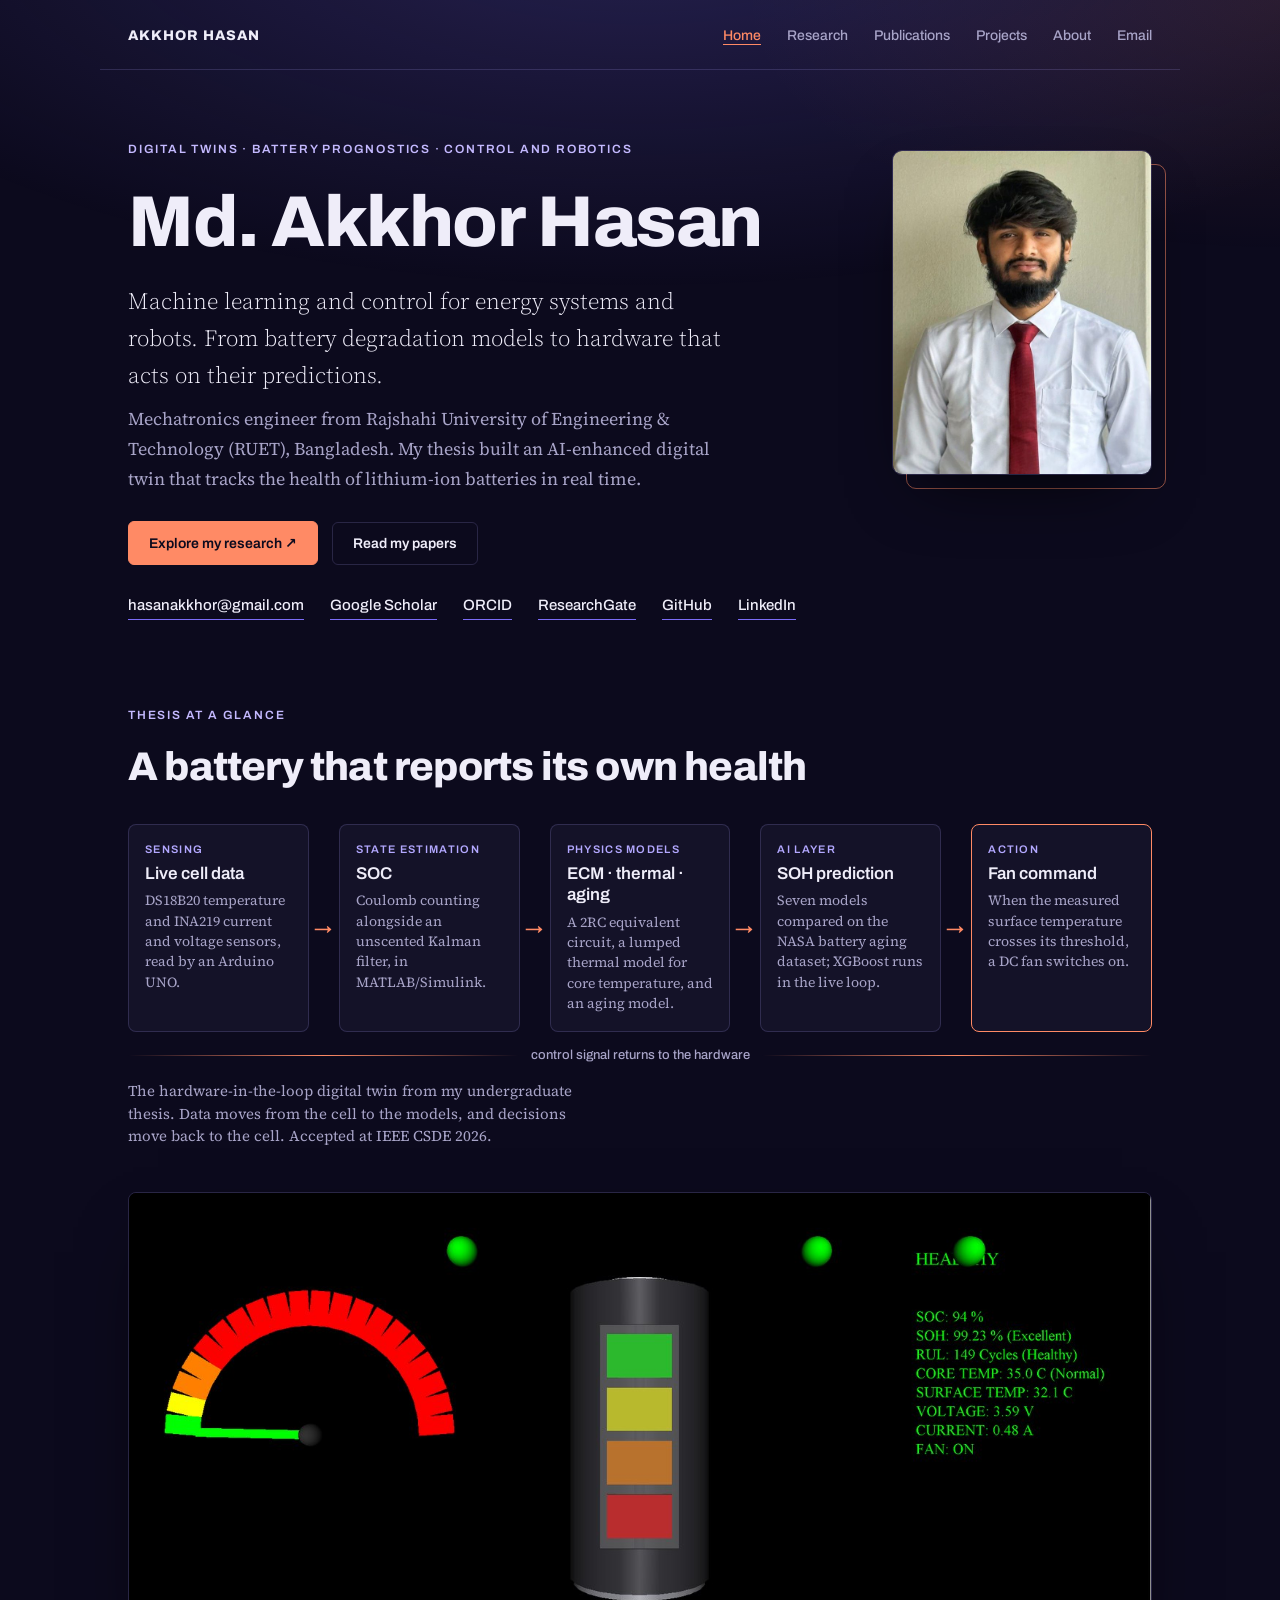
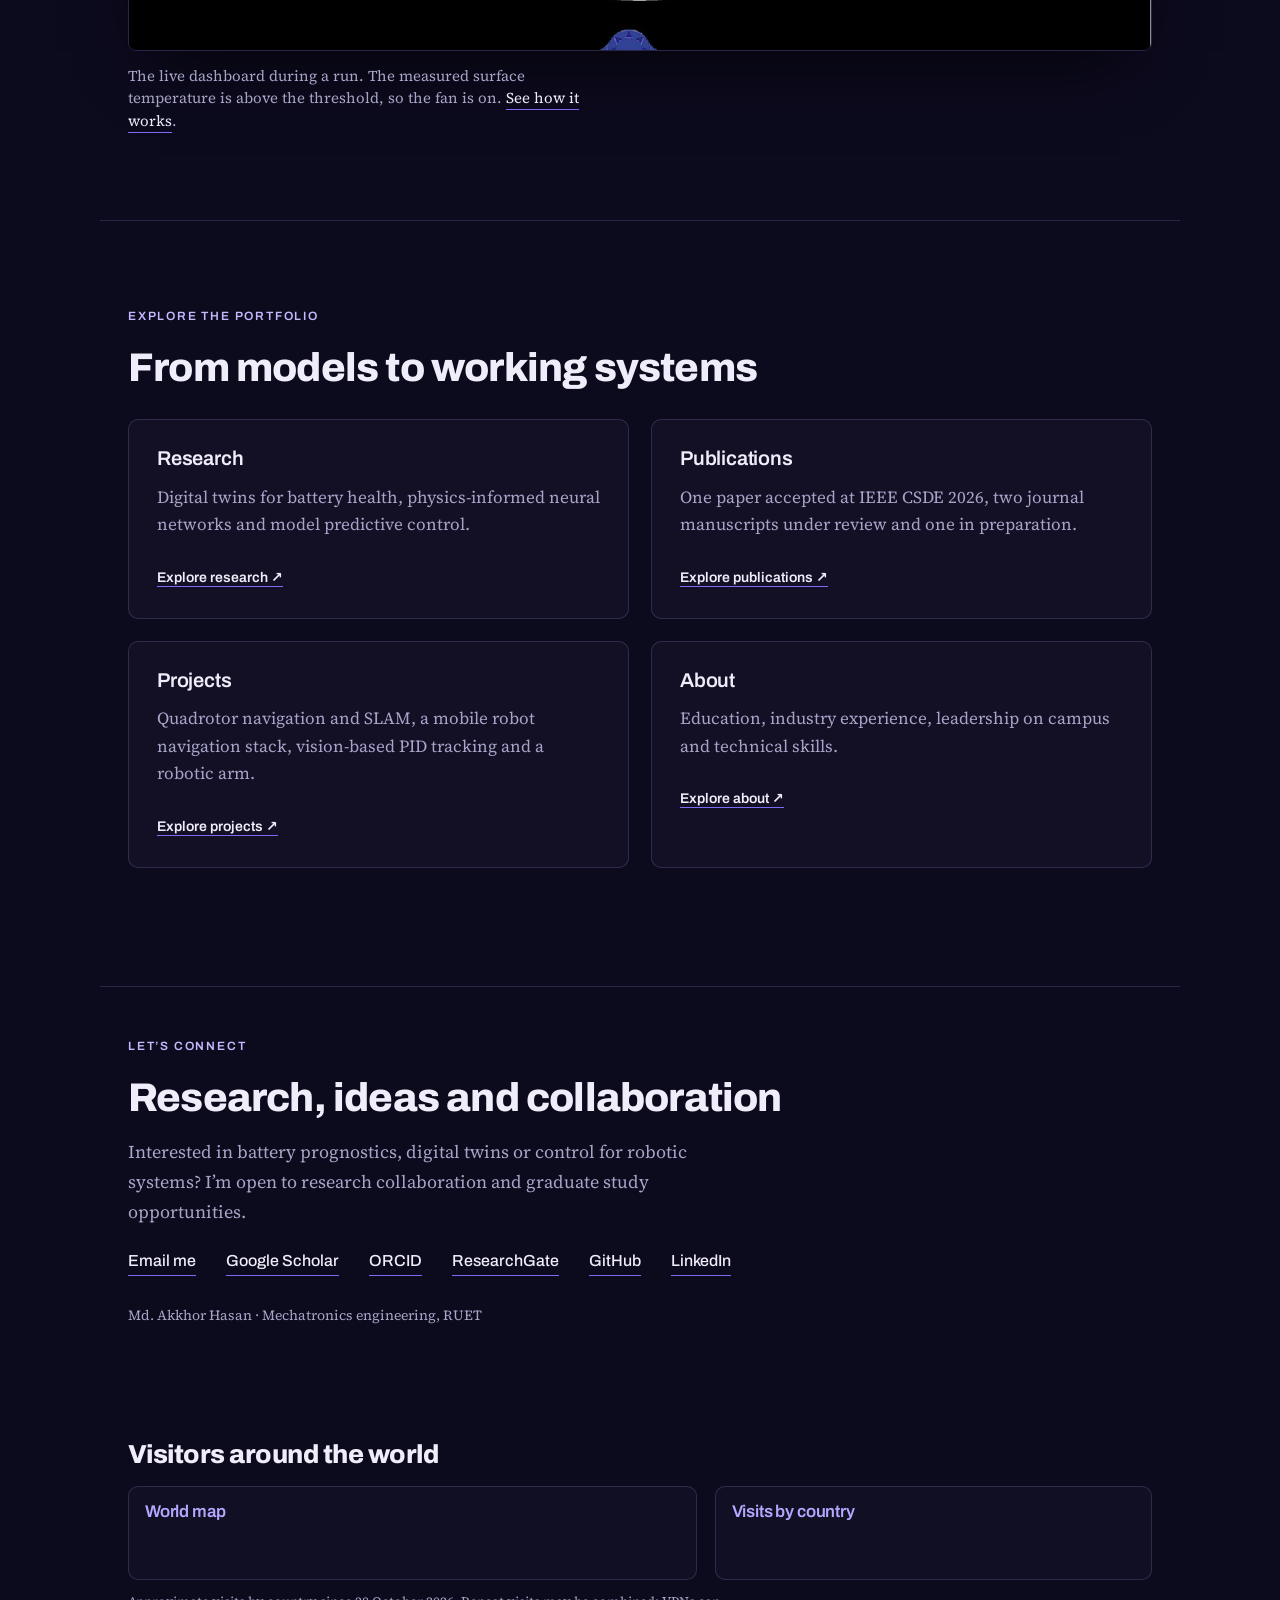
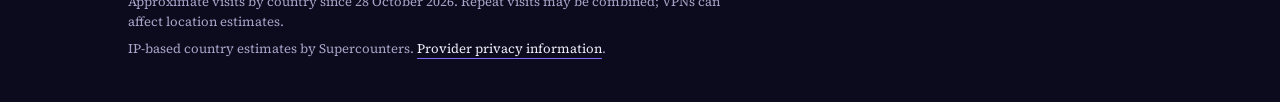
<file: index.html>
<!DOCTYPE html>
<html lang="en">
<head>
<meta charset="utf-8">
<meta name="viewport" content="width=device-width, initial-scale=1">
<title>Home | Md. Akkhor Hasan</title>
<meta name="description" content="Mechatronics engineer working on AI-enhanced digital twins for lithium-ion battery health, physics-informed machine learning and robot control. RUET, Bangladesh.">
<meta http-equiv="Content-Security-Policy" content="object-src 'none'; base-uri 'self'; form-action 'none'">
<meta name="referrer" content="strict-origin-when-cross-origin">
<meta name="theme-color" content="#0c0a1d">
<meta property="og:title" content="Md. Akkhor Hasan">
<meta property="og:description" content="Mechatronics engineer working on AI-enhanced digital twins for lithium-ion battery health, physics-informed machine learning and robot control. RUET, Bangladesh.">
<meta property="og:image" content="assets/akkhor-hasan.jpg">
<link rel="preconnect" href="https://fonts.googleapis.com">
<link rel="preconnect" href="https://fonts.gstatic.com" crossorigin>
<link rel="stylesheet" href="https://fonts.googleapis.com/css2?family=Archivo:wght@500;600;800&family=Source+Serif+4:ital,wght@0,300;0,400;1,400&display=swap">
<link rel="stylesheet" href="style.css">
</head>
<body><nav class="wrap section-nav" aria-label="Main navigation"><a class="brand" href="index.html">AKKHOR HASAN</a><a aria-current="page" href="index.html">Home</a><a href="research.html">Research</a><a href="publications.html">Publications</a><a href="projects.html">Projects</a><a href="about.html">About</a><a href="mailto:hasanakkhor@gmail.com">Email</a></nav>
<header class="wrap hero">
  <div>
  <p class="eyebrow">DIGITAL TWINS · BATTERY PROGNOSTICS · CONTROL AND ROBOTICS</p><h1 class="name">Md. Akkhor&nbsp;Hasan</h1>
  <p class="lede">Machine learning and control for energy systems and robots. From battery degradation models to hardware that acts on their predictions.</p>
  <p class="where">Mechatronics engineer from Rajshahi University of Engineering &amp; Technology (RUET), Bangladesh. My thesis built an AI-enhanced digital twin that tracks the health of lithium-ion batteries in real time.</p>
  <div class="hero-actions"><a class="primary" href="research.html">Explore my research ↗</a><a href="publications.html">Read my papers</a></div>
  <div class="meta"><a href="mailto:hasanakkhor@gmail.com">hasanakkhor@gmail.com</a><a target="_blank" rel="noopener" href="https://scholar.google.com/citations?user=YzFIFLMAAAAJ">Google Scholar</a><a target="_blank" rel="noopener" href="https://orcid.org/0009-0005-3361-2235">ORCID</a><a target="_blank" rel="noopener" href="https://www.researchgate.net/profile/Md-Hasan-910">ResearchGate</a><a target="_blank" rel="noopener" href="https://github.com/Akkhor07">GitHub</a><a target="_blank" rel="noopener" href="https://www.linkedin.com/in/akkhor07/">LinkedIn</a></div>
  </div>
  <figure class="portrait"><img src="assets/akkhor-hasan.jpg" alt="Portrait of Md. Akkhor Hasan in a white shirt and red tie." width="640" height="800"></figure>
</header>
<main><section class="wrap" style="padding-top:24px"><p class="eyebrow">THESIS AT A GLANCE</p><h2>A battery that reports its own health</h2>
  <figure class="figure" style="max-width:none">
    <ol class="twin" aria-label="Hardware-in-the-loop digital twin, step by step">
      <li><span class="k">Sensing</span><b>Live cell data</b><span>DS18B20 temperature and INA219 current and voltage sensors, read by an Arduino UNO.</span></li>
      <li><span class="k">State estimation</span><b>SOC</b><span>Coulomb counting alongside an unscented Kalman filter, in MATLAB/Simulink.</span></li>
      <li><span class="k">Physics models</span><b>ECM · thermal · aging</b><span>A 2RC equivalent circuit, a lumped thermal model for core temperature, and an aging model.</span></li>
      <li><span class="k">AI layer</span><b>SOH prediction</b><span>Seven models compared on the NASA battery aging dataset; XGBoost runs in the live loop.</span></li>
      <li class="act"><span class="k">Action</span><b>Fan command</b><span>When the measured surface temperature crosses its threshold, a DC fan switches on.</span></li>
    </ol>
    <p class="return">control signal returns to the hardware</p>
    <figcaption>The hardware-in-the-loop digital twin from my undergraduate thesis. Data moves from the cell to the models, and decisions move back to the cell. Accepted at IEEE CSDE 2026.</figcaption>
  </figure>
  <figure class="figure shot"><img src="assets/dashboard-fan-on.jpg" alt="Digital twin dashboard: a battery gauge, a cell graphic with four charge bars and a readout showing SOC 94%, SOH 99.23% (Excellent), RUL 149 cycles, surface temperature 32.1 C and fan on." width="1400" height="626" loading="lazy"><figcaption>The live dashboard during a run. The measured surface temperature is above the threshold, so the fan is on. <a href="research.html#twin">See how it works</a>.</figcaption></figure>
</section><section class="wrap"><p class="eyebrow">EXPLORE THE PORTFOLIO</p><h2>From models to working systems</h2><div class="overview-grid"><article class="overview-card"><h3>Research</h3><p>Digital twins for battery health, physics-informed neural networks and model predictive control.</p><a href="research.html">Explore research ↗</a></article><article class="overview-card"><h3>Publications</h3><p>One paper accepted at IEEE CSDE 2026, two journal manuscripts under review and one in preparation.</p><a href="publications.html">Explore publications ↗</a></article><article class="overview-card"><h3>Projects</h3><p>Quadrotor navigation and SLAM, a mobile robot navigation stack, vision-based PID tracking and a robotic arm.</p><a href="projects.html">Explore projects ↗</a></article><article class="overview-card"><h3>About</h3><p>Education, industry experience, leadership on campus and technical skills.</p><a href="about.html">Explore about ↗</a></article></div></section></main>
<footer class="wrap" id="contact"><p class="eyebrow">LET’S CONNECT</p><h2>Research, ideas and collaboration</h2><p class="where">Interested in battery prognostics, digital twins or control for robotic systems? I’m open to research collaboration and graduate study opportunities.</p><div class="contact"><a href="mailto:hasanakkhor@gmail.com">Email me</a><a target="_blank" rel="noopener" href="https://scholar.google.com/citations?user=YzFIFLMAAAAJ">Google Scholar</a><a target="_blank" rel="noopener" href="https://orcid.org/0009-0005-3361-2235">ORCID</a><a target="_blank" rel="noopener" href="https://www.researchgate.net/profile/Md-Hasan-910">ResearchGate</a><a target="_blank" rel="noopener" href="https://github.com/Akkhor07">GitHub</a><a target="_blank" rel="noopener" href="https://www.linkedin.com/in/akkhor07/">LinkedIn</a></div><p class="fine">Md. Akkhor Hasan · Mechatronics engineering, RUET</p></footer>
<section class="wrap" id="visitor-map"><h2>Visitors around the world</h2><div class="visitor-grid"><div class="visitor-map-panel"><h3>World map</h3><!-- BEGIN: Powered by Supercounters.com --><center><script type="text/javascript" src="https://widget.supercounters.com/ssl/map.js"></script><script type="text/javascript">var sc_map_var = sc_map_var || [];sc_map(1740017,"112288","ff0000",68)</script><br><noscript><a href="https://www.supercounters.com/" target="_blank" rel="noopener">free online counter</a></noscript></center><!-- END: Powered by Supercounters.com --></div><div class="visitor-country-panel"><h3>Visits by country</h3><!-- BEGIN: Powered by Supercounters.com --><center><script type="text/javascript" src="https://widget.supercounters.com/ssl/flag.js"></script><script type="text/javascript">sc_flag(1740018,"0c0a1d","efedf9","7b6cf6",3,100,0,0)</script><br><noscript><a href="https://www.supercounters.com/" target="_blank" rel="noopener">Flag Counter</a></noscript></center><!-- END: Powered by Supercounters.com --></div></div><p class="visitor-note">Approximate visits by country since 28 October 2026. Repeat visits may be combined; VPNs can affect location estimates.</p><p class="visitor-note">IP-based country estimates by Supercounters. <a href="https://www.supercounters.com/privacy" target="_blank" rel="noopener">Provider privacy information</a>.</p></section>
</body></html>
</file>
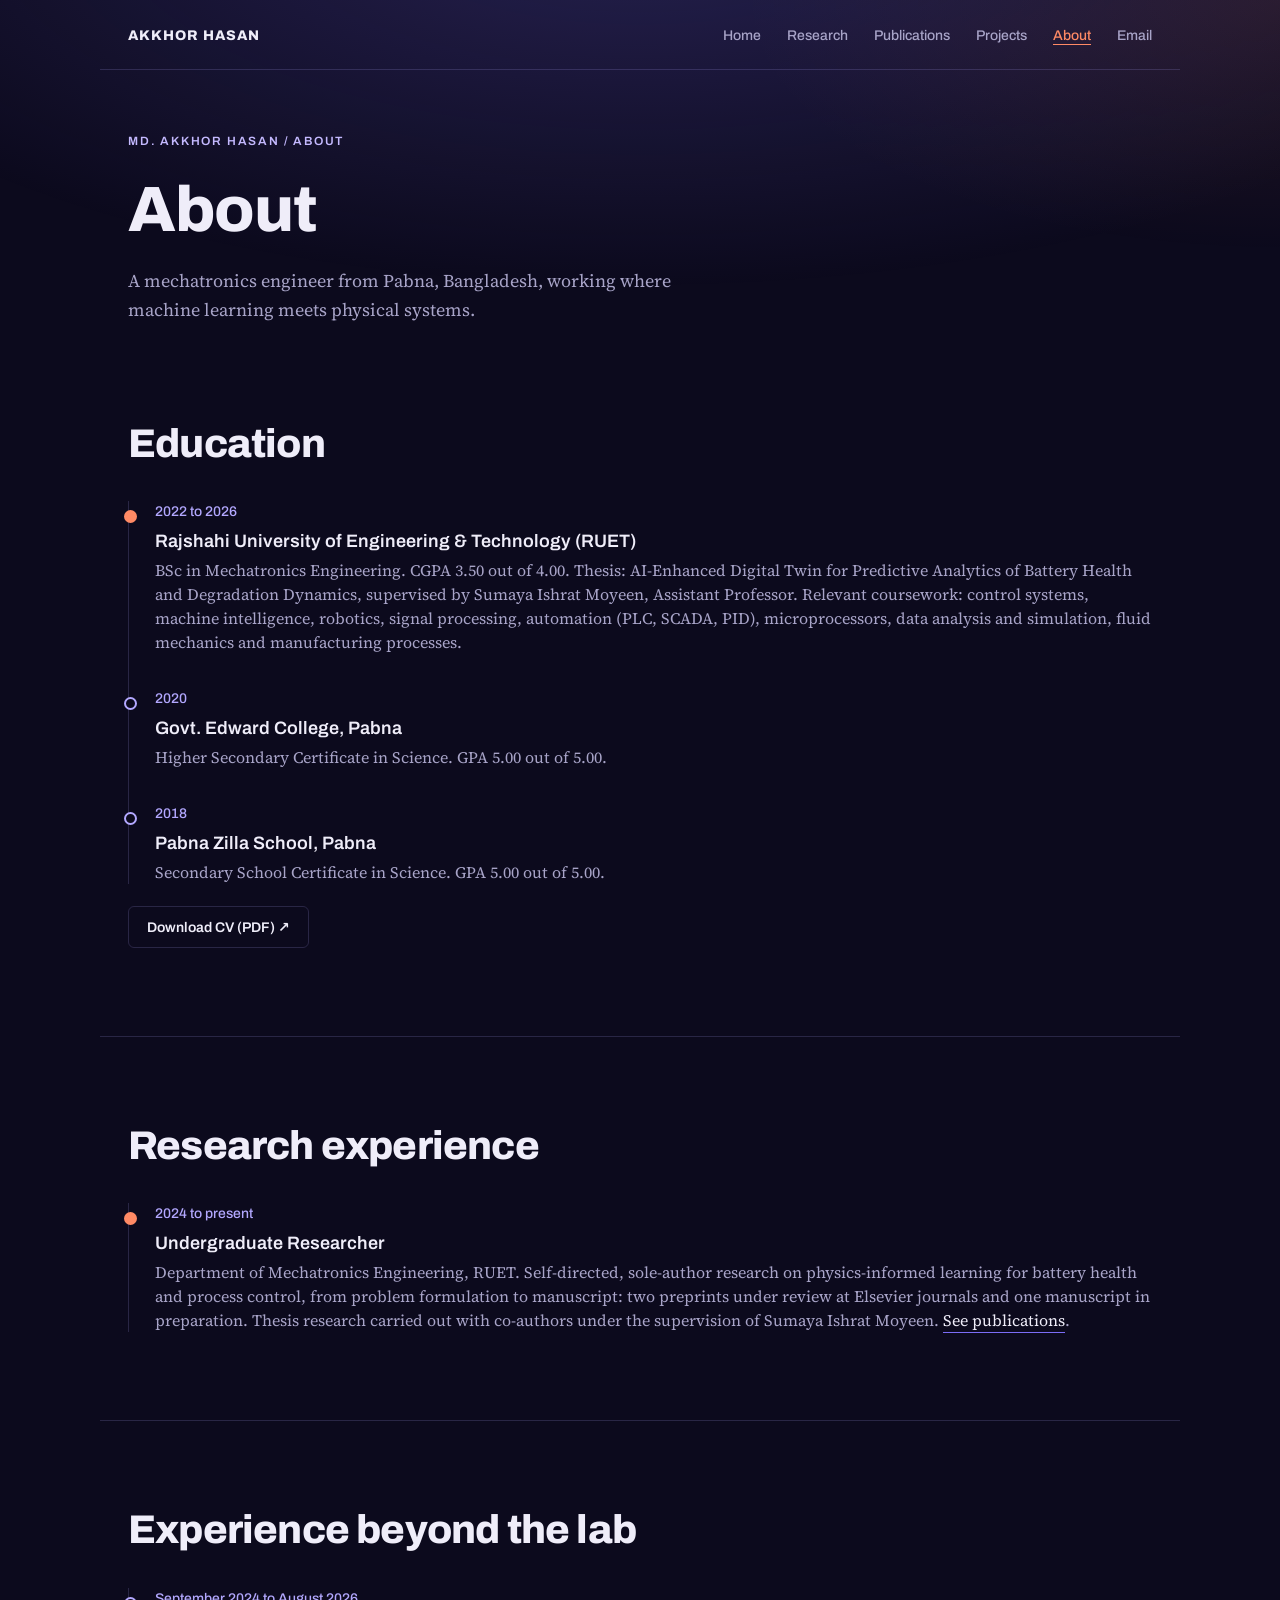
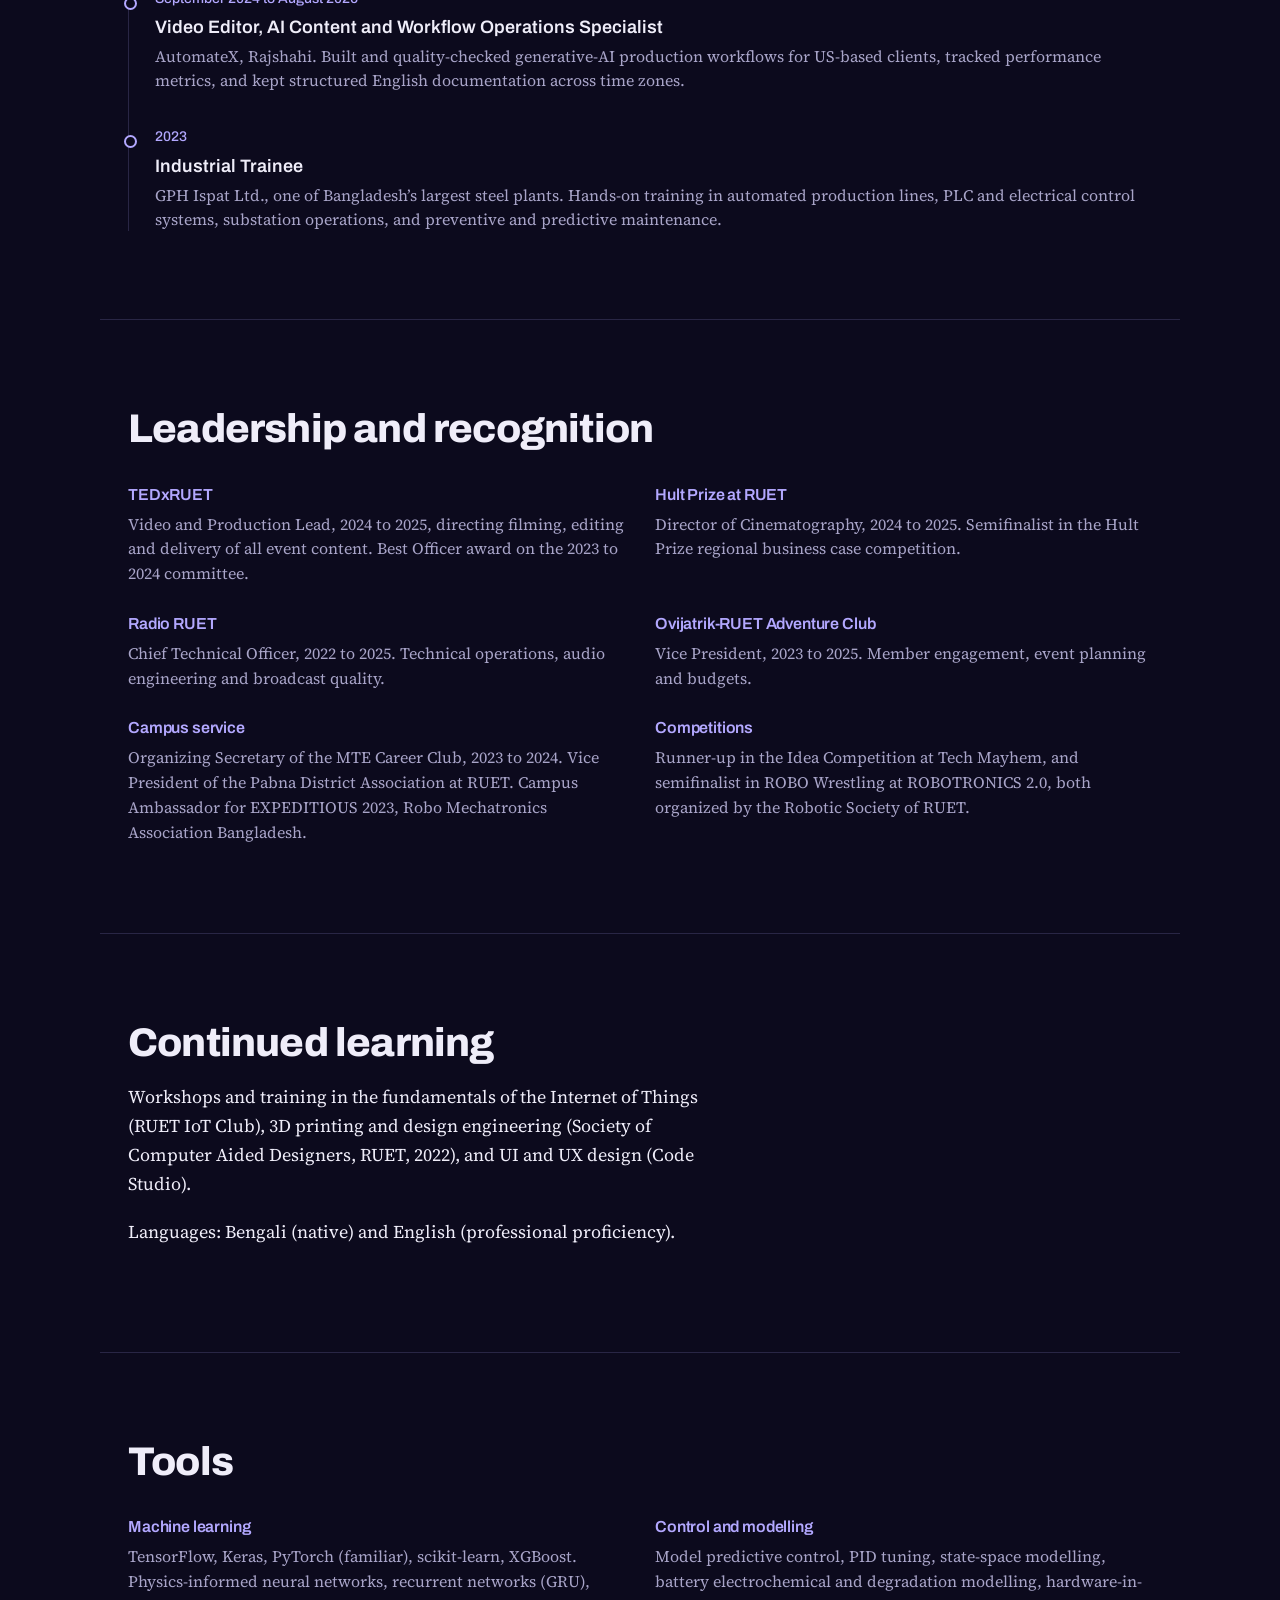
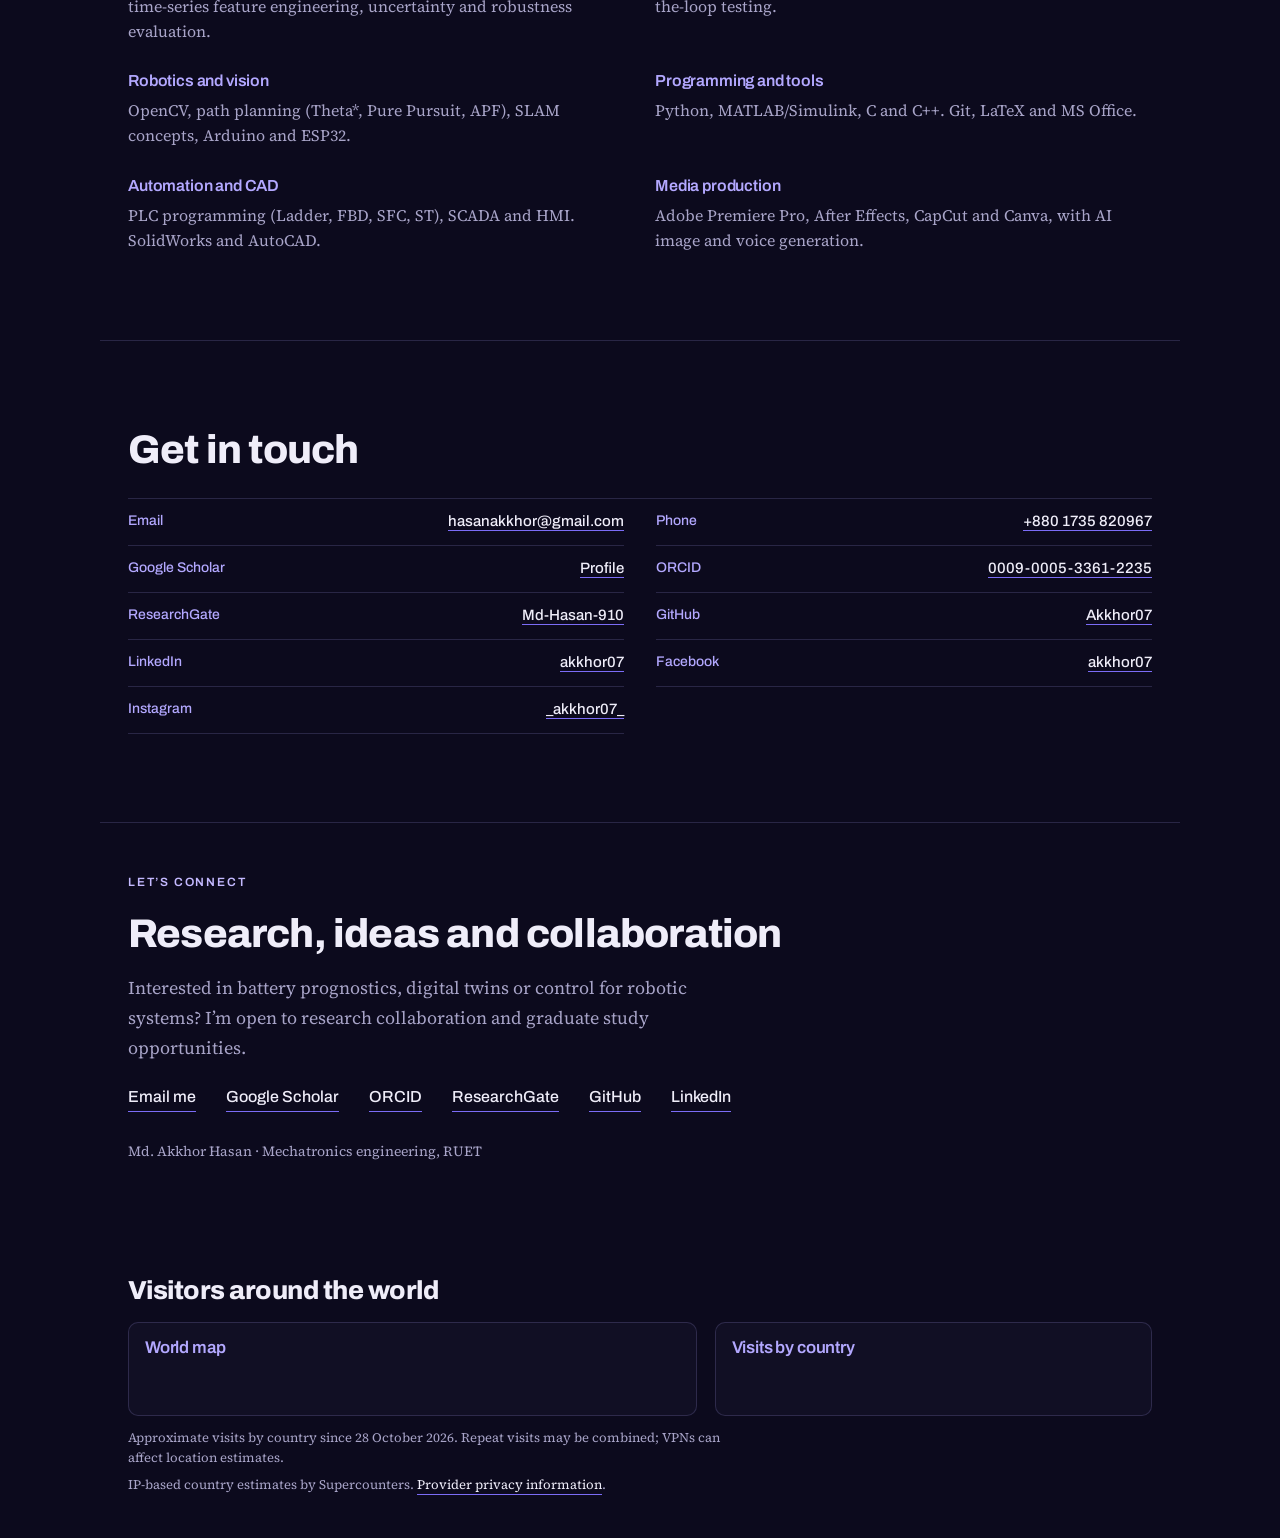
<file: about.html>
<!DOCTYPE html>
<html lang="en">
<head>
<meta charset="utf-8">
<meta name="viewport" content="width=device-width, initial-scale=1">
<title>About | Md. Akkhor Hasan</title>
<meta name="description" content="Mechatronics engineer working on AI-enhanced digital twins for lithium-ion battery health, physics-informed machine learning and robot control. RUET, Bangladesh.">
<meta http-equiv="Content-Security-Policy" content="object-src 'none'; base-uri 'self'; form-action 'none'">
<meta name="referrer" content="strict-origin-when-cross-origin">
<meta name="theme-color" content="#0c0a1d">
<meta property="og:title" content="Md. Akkhor Hasan">
<meta property="og:description" content="Mechatronics engineer working on AI-enhanced digital twins for lithium-ion battery health, physics-informed machine learning and robot control. RUET, Bangladesh.">
<meta property="og:image" content="assets/akkhor-hasan.jpg">
<link rel="preconnect" href="https://fonts.googleapis.com">
<link rel="preconnect" href="https://fonts.gstatic.com" crossorigin>
<link rel="stylesheet" href="https://fonts.googleapis.com/css2?family=Archivo:wght@500;600;800&family=Source+Serif+4:ital,wght@0,300;0,400;1,400&display=swap">
<link rel="stylesheet" href="style.css">
</head>
<body><nav class="wrap section-nav" aria-label="Main navigation"><a class="brand" href="index.html">AKKHOR HASAN</a><a href="index.html">Home</a><a href="research.html">Research</a><a href="publications.html">Publications</a><a href="projects.html">Projects</a><a aria-current="page" href="about.html">About</a><a href="mailto:hasanakkhor@gmail.com">Email</a></nav>
<header class="wrap page-heading"><p class="eyebrow">MD. AKKHOR HASAN / ABOUT</p><h1 class="name">About</h1><p class="where">A mechatronics engineer from Pabna, Bangladesh, working where machine learning meets physical systems.</p></header>
<main><section class="wrap" id="education">
  <h2>Education</h2>
  <ul class="edu">
    <li class="now"><div class="yr">2022 to 2026</div><div class="deg">Rajshahi University of Engineering &amp; Technology (RUET)</div><div class="det">BSc in Mechatronics Engineering. CGPA 3.50 out of 4.00. Thesis: AI-Enhanced Digital Twin for Predictive Analytics of Battery Health and Degradation Dynamics, supervised by Sumaya Ishrat Moyeen, Assistant Professor. Relevant coursework: control systems, machine intelligence, robotics, signal processing, automation (PLC, SCADA, PID), microprocessors, data analysis and simulation, fluid mechanics and manufacturing processes.</div></li>
    <li><div class="yr">2020</div><div class="deg">Govt. Edward College, Pabna</div><div class="det">Higher Secondary Certificate in Science. GPA 5.00 out of 5.00.</div></li>
    <li><div class="yr">2018</div><div class="deg">Pabna Zilla School, Pabna</div><div class="det">Secondary School Certificate in Science. GPA 5.00 out of 5.00.</div></li>
  </ul>
  <a class="cv-link" href="assets/akkhor-hasan-cv.pdf" target="_blank" rel="noopener">Download CV (PDF) ↗</a>
</section><section class="wrap" id="research-experience"><h2>Research experience</h2><ul class="edu">
  <li class="now"><div class="yr">2024 to present</div><div class="deg">Undergraduate Researcher</div><div class="det">Department of Mechatronics Engineering, RUET. Self-directed, sole-author research on physics-informed learning for battery health and process control, from problem formulation to manuscript: two preprints under review at Elsevier journals and one manuscript in preparation. Thesis research carried out with co-authors under the supervision of Sumaya Ishrat Moyeen. <a href="publications.html">See publications</a>.</div></li>
</ul></section><section class="wrap" id="experience"><h2>Experience beyond the lab</h2><ul class="edu">
  <li><div class="yr">September 2024 to August 2026</div><div class="deg">Video Editor, AI Content and Workflow Operations Specialist</div><div class="det">AutomateX, Rajshahi. Built and quality-checked generative-AI production workflows for US-based clients, tracked performance metrics, and kept structured English documentation across time zones.</div></li>
  <li><div class="yr">2023</div><div class="deg">Industrial Trainee</div><div class="det">GPH Ispat Ltd., one of Bangladesh’s largest steel plants. Hands-on training in automated production lines, PLC and electrical control systems, substation operations, and preventive and predictive maintenance.</div></li>
</ul></section><section class="wrap" id="leadership"><h2>Leadership and recognition</h2><div class="skills">
  <div><h3>TEDxRUET</h3><p>Video and Production Lead, 2024 to 2025, directing filming, editing and delivery of all event content. Best Officer award on the 2023 to 2024 committee.</p></div>
  <div><h3>Hult Prize at RUET</h3><p>Director of Cinematography, 2024 to 2025. Semifinalist in the Hult Prize regional business case competition.</p></div>
  <div><h3>Radio RUET</h3><p>Chief Technical Officer, 2022 to 2025. Technical operations, audio engineering and broadcast quality.</p></div>
  <div><h3>Ovijatrik-RUET Adventure Club</h3><p>Vice President, 2023 to 2025. Member engagement, event planning and budgets.</p></div>
  <div><h3>Campus service</h3><p>Organizing Secretary of the MTE Career Club, 2023 to 2024. Vice President of the Pabna District Association at RUET. Campus Ambassador for EXPEDITIOUS 2023, Robo Mechatronics Association Bangladesh.</p></div>
  <div><h3>Competitions</h3><p>Runner-up in the Idea Competition at Tech Mayhem, and semifinalist in ROBO Wrestling at ROBOTRONICS 2.0, both organized by the Robotic Society of RUET.</p></div>
</div></section><section class="wrap" id="learning"><h2>Continued learning</h2><div class="col"><p>Workshops and training in the fundamentals of the Internet of Things (RUET IoT Club), 3D printing and design engineering (Society of Computer Aided Designers, RUET, 2022), and UI and UX design (Code Studio).</p><p>Languages: Bengali (native) and English (professional proficiency).</p></div></section><section class="wrap" id="tools">
  <h2>Tools</h2>
  <div class="skills">
    <div><h3>Machine learning</h3><p>TensorFlow, Keras, PyTorch (familiar), scikit-learn, XGBoost. Physics-informed neural networks, recurrent networks (GRU), time-series feature engineering, uncertainty and robustness evaluation.</p></div>
    <div><h3>Control and modelling</h3><p>Model predictive control, PID tuning, state-space modelling, battery electrochemical and degradation modelling, hardware-in-the-loop testing.</p></div>
    <div><h3>Robotics and vision</h3><p>OpenCV, path planning (Theta*, Pure Pursuit, APF), SLAM concepts, Arduino and ESP32.</p></div>
    <div><h3>Programming and tools</h3><p>Python, MATLAB/Simulink, C and C++. Git, LaTeX and MS Office.</p></div>
    <div><h3>Automation and CAD</h3><p>PLC programming (Ladder, FBD, SFC, ST), SCADA and HMI. SolidWorks and AutoCAD.</p></div>
    <div><h3>Media production</h3><p>Adobe Premiere Pro, After Effects, CapCut and Canva, with AI image and voice generation.</p></div>
  </div>
</section><section class="wrap" id="contact-details">
  <h2>Get in touch</h2>
  <ul class="contact-list">
    <li><span class="lbl">Email</span><a href="mailto:hasanakkhor@gmail.com">hasanakkhor@gmail.com</a></li>
    <li><span class="lbl">Phone</span><a href="tel:+8801735820967">+880 1735 820967</a></li>
    <li><span class="lbl">Google Scholar</span><a target="_blank" rel="noopener" href="https://scholar.google.com/citations?user=YzFIFLMAAAAJ">Profile</a></li>
    <li><span class="lbl">ORCID</span><a target="_blank" rel="noopener" href="https://orcid.org/0009-0005-3361-2235">0009-0005-3361-2235</a></li>
    <li><span class="lbl">ResearchGate</span><a target="_blank" rel="noopener" href="https://www.researchgate.net/profile/Md-Hasan-910">Md-Hasan-910</a></li>
    <li><span class="lbl">GitHub</span><a target="_blank" rel="noopener" href="https://github.com/Akkhor07">Akkhor07</a></li>
    <li><span class="lbl">LinkedIn</span><a target="_blank" rel="noopener" href="https://www.linkedin.com/in/akkhor07/">akkhor07</a></li>
    <li><span class="lbl">Facebook</span><a target="_blank" rel="noopener" href="https://www.facebook.com/akkhor07">akkhor07</a></li>
    <li><span class="lbl">Instagram</span><a target="_blank" rel="noopener" href="https://www.instagram.com/_akkhor07_/">_akkhor07_</a></li>
  </ul>
</section></main>
<footer class="wrap" id="contact"><p class="eyebrow">LET’S CONNECT</p><h2>Research, ideas and collaboration</h2><p class="where">Interested in battery prognostics, digital twins or control for robotic systems? I’m open to research collaboration and graduate study opportunities.</p><div class="contact"><a href="mailto:hasanakkhor@gmail.com">Email me</a><a target="_blank" rel="noopener" href="https://scholar.google.com/citations?user=YzFIFLMAAAAJ">Google Scholar</a><a target="_blank" rel="noopener" href="https://orcid.org/0009-0005-3361-2235">ORCID</a><a target="_blank" rel="noopener" href="https://www.researchgate.net/profile/Md-Hasan-910">ResearchGate</a><a target="_blank" rel="noopener" href="https://github.com/Akkhor07">GitHub</a><a target="_blank" rel="noopener" href="https://www.linkedin.com/in/akkhor07/">LinkedIn</a></div><p class="fine">Md. Akkhor Hasan · Mechatronics engineering, RUET</p></footer>
<section class="wrap" id="visitor-map"><h2>Visitors around the world</h2><div class="visitor-grid"><div class="visitor-map-panel"><h3>World map</h3><!-- BEGIN: Powered by Supercounters.com --><center><script type="text/javascript" src="https://widget.supercounters.com/ssl/map.js"></script><script type="text/javascript">var sc_map_var = sc_map_var || [];sc_map(1740017,"112288","ff0000",68)</script><br><noscript><a href="https://www.supercounters.com/" target="_blank" rel="noopener">free online counter</a></noscript></center><!-- END: Powered by Supercounters.com --></div><div class="visitor-country-panel"><h3>Visits by country</h3><!-- BEGIN: Powered by Supercounters.com --><center><script type="text/javascript" src="https://widget.supercounters.com/ssl/flag.js"></script><script type="text/javascript">sc_flag(1740018,"0c0a1d","efedf9","7b6cf6",3,100,0,0)</script><br><noscript><a href="https://www.supercounters.com/" target="_blank" rel="noopener">Flag Counter</a></noscript></center><!-- END: Powered by Supercounters.com --></div></div><p class="visitor-note">Approximate visits by country since 28 October 2026. Repeat visits may be combined; VPNs can affect location estimates.</p><p class="visitor-note">IP-based country estimates by Supercounters. <a href="https://www.supercounters.com/privacy" target="_blank" rel="noopener">Provider privacy information</a>.</p></section>
</body></html>
</file>
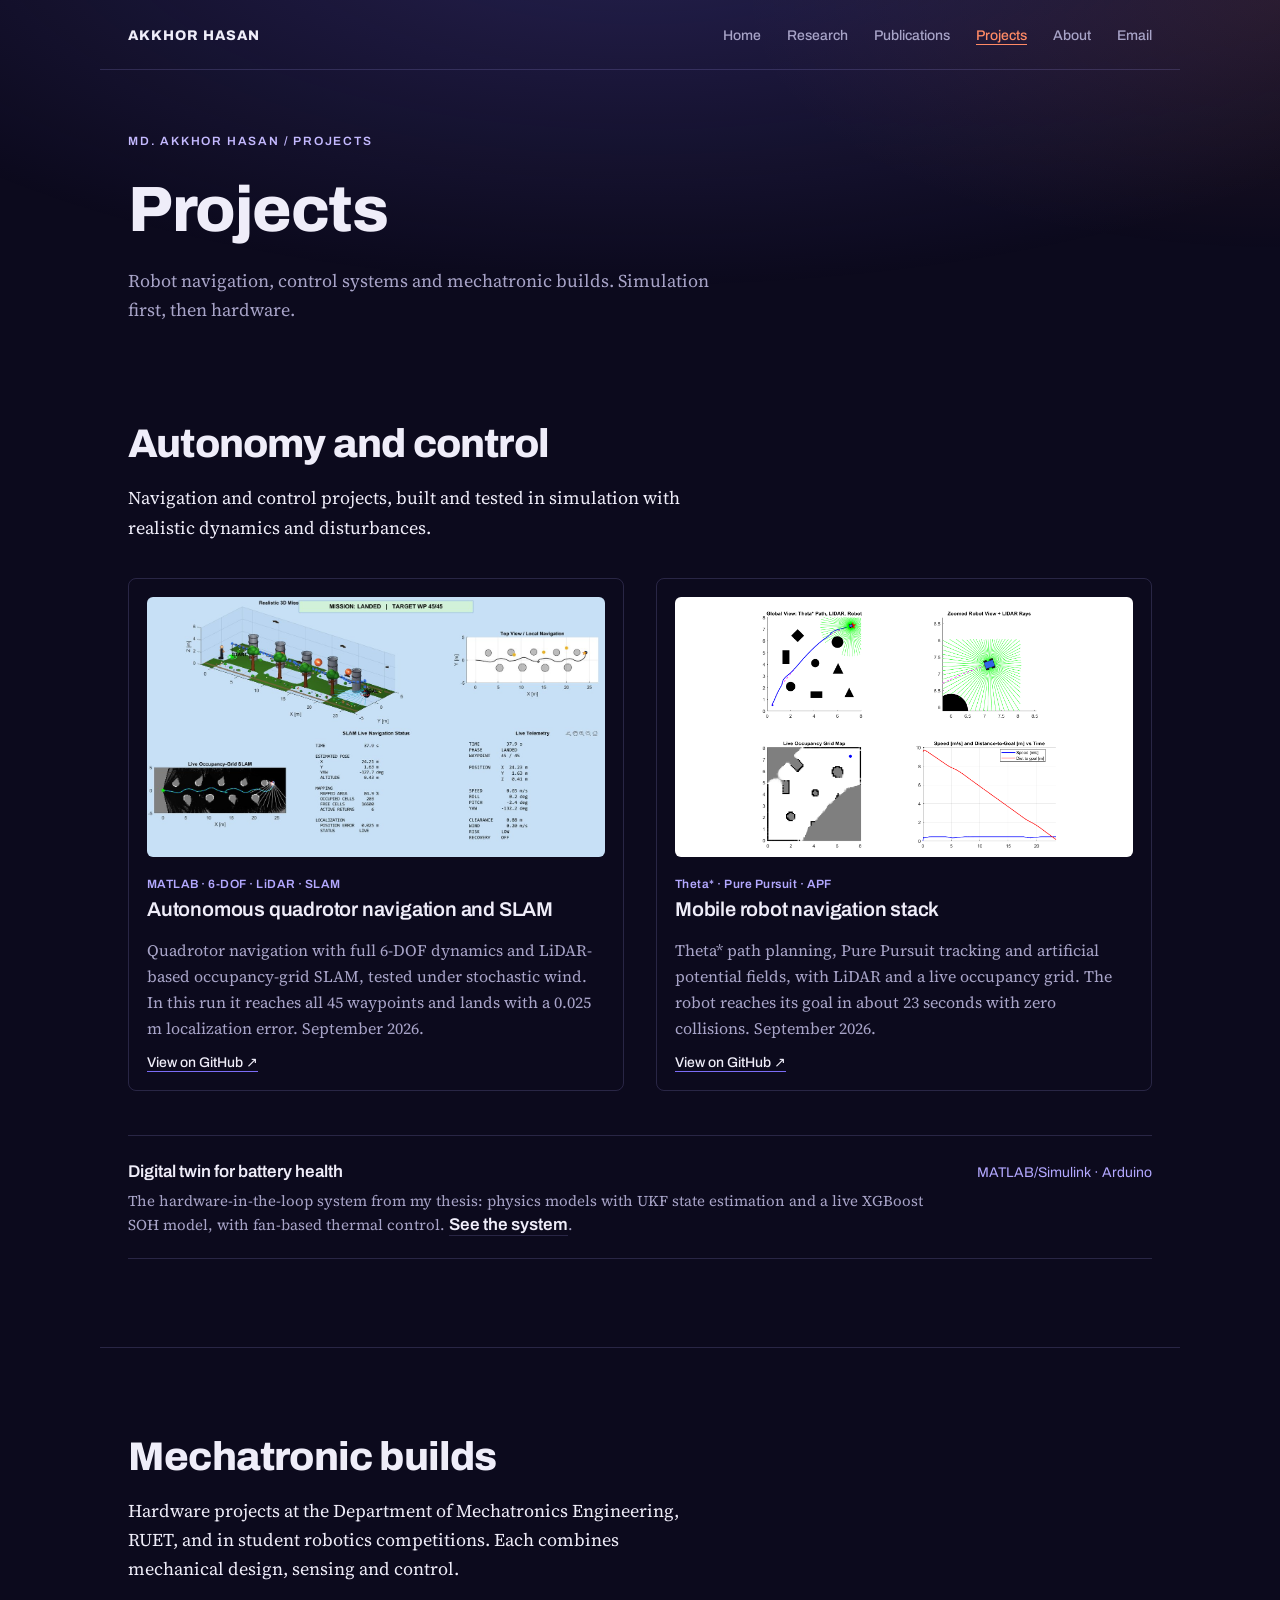
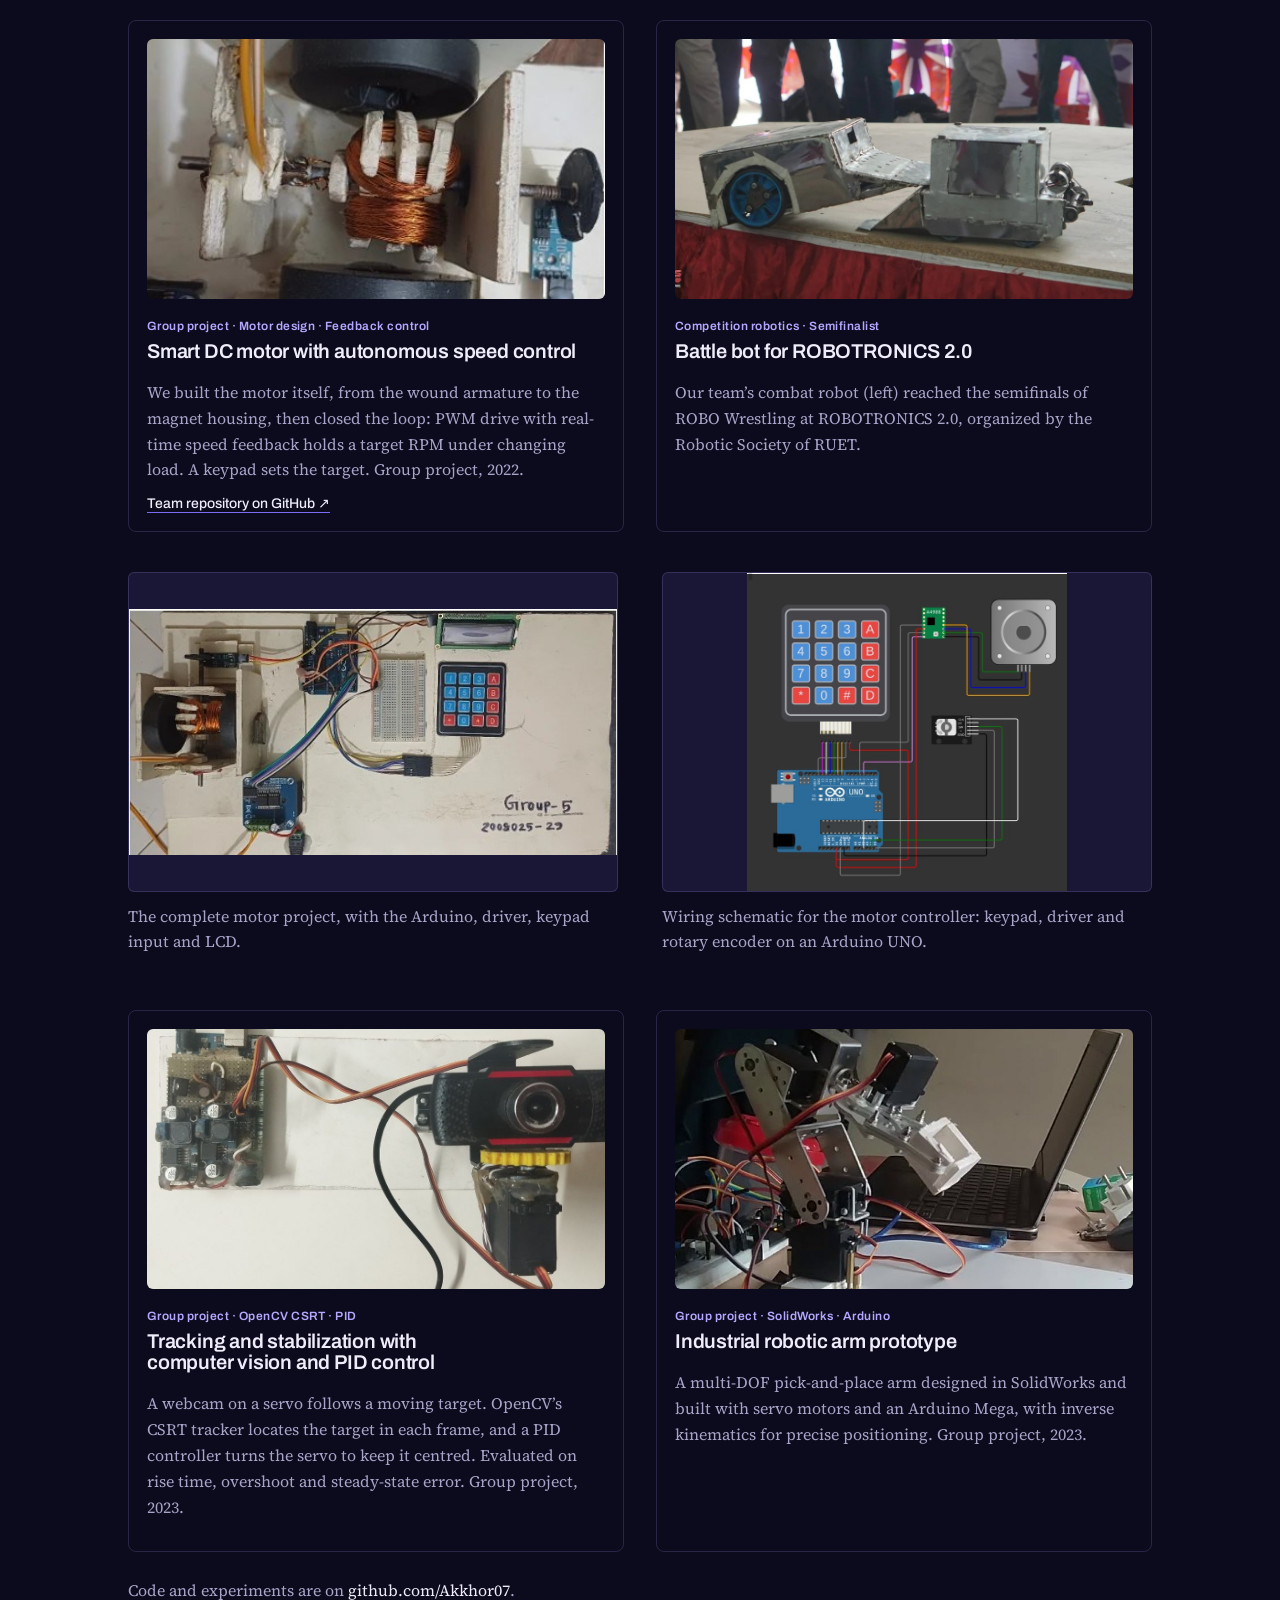
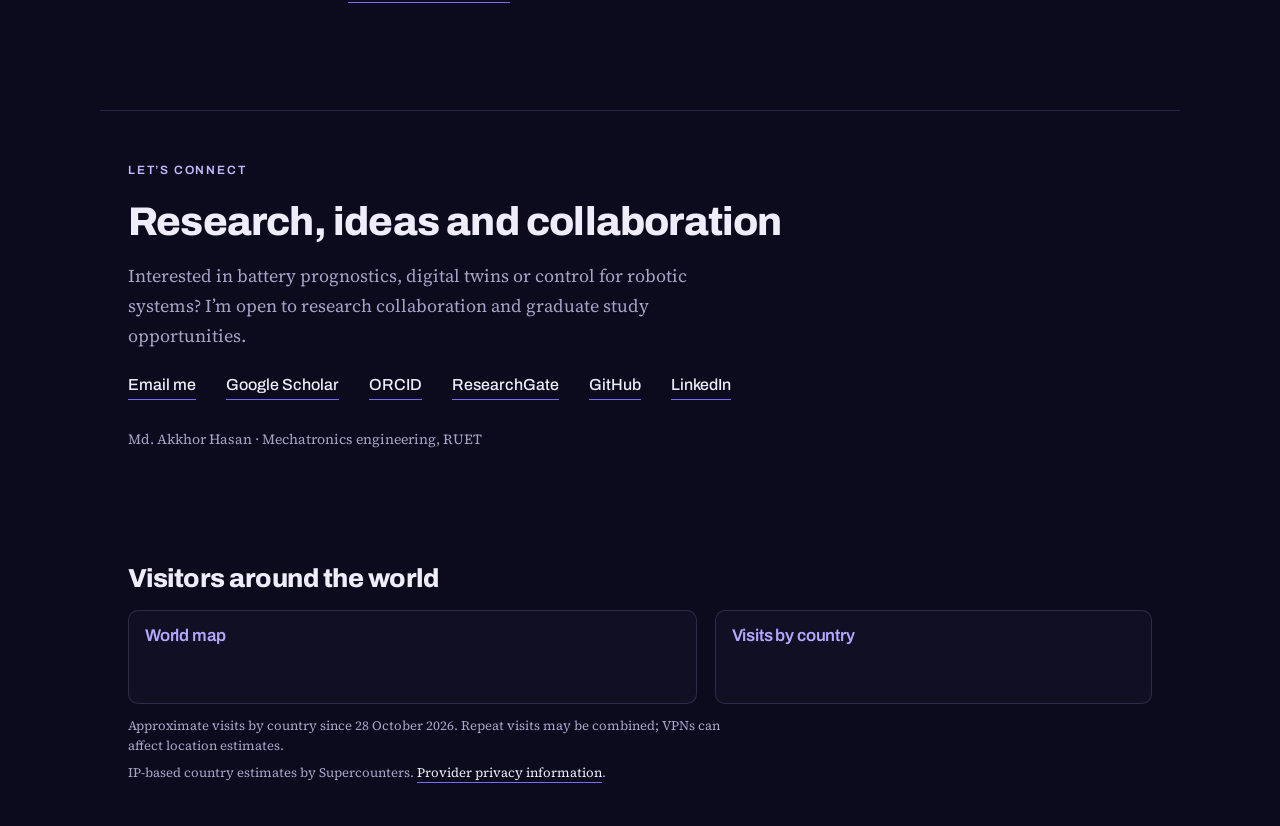
<file: projects.html>
<!DOCTYPE html>
<html lang="en">
<head>
<meta charset="utf-8">
<meta name="viewport" content="width=device-width, initial-scale=1">
<title>Projects | Md. Akkhor Hasan</title>
<meta name="description" content="Mechatronics engineer working on AI-enhanced digital twins for lithium-ion battery health, physics-informed machine learning and robot control. RUET, Bangladesh.">
<meta http-equiv="Content-Security-Policy" content="object-src 'none'; base-uri 'self'; form-action 'none'">
<meta name="referrer" content="strict-origin-when-cross-origin">
<meta name="theme-color" content="#0c0a1d">
<meta property="og:title" content="Md. Akkhor Hasan">
<meta property="og:description" content="Mechatronics engineer working on AI-enhanced digital twins for lithium-ion battery health, physics-informed machine learning and robot control. RUET, Bangladesh.">
<meta property="og:image" content="assets/akkhor-hasan.jpg">
<link rel="preconnect" href="https://fonts.googleapis.com">
<link rel="preconnect" href="https://fonts.gstatic.com" crossorigin>
<link rel="stylesheet" href="https://fonts.googleapis.com/css2?family=Archivo:wght@500;600;800&family=Source+Serif+4:ital,wght@0,300;0,400;1,400&display=swap">
<link rel="stylesheet" href="style.css">
</head>
<body><nav class="wrap section-nav" aria-label="Main navigation"><a class="brand" href="index.html">AKKHOR HASAN</a><a href="index.html">Home</a><a href="research.html">Research</a><a href="publications.html">Publications</a><a aria-current="page" href="projects.html">Projects</a><a href="about.html">About</a><a href="mailto:hasanakkhor@gmail.com">Email</a></nav>
<header class="wrap page-heading"><p class="eyebrow">MD. AKKHOR HASAN / PROJECTS</p><h1 class="name">Projects</h1><p class="where">Robot navigation, control systems and mechatronic builds. Simulation first, then hardware.</p></header>
<main><section class="wrap" id="robotics">
  <div class="col">
    <h2>Autonomy and control</h2>
    <p>Navigation and control projects, built and tested in simulation with realistic dynamics and disturbances.</p>
  </div>
  <div class="project-grid">
    <article class="project"><img class="cover" src="assets/quadrotor-slam.jpg" alt="MATLAB mission view: a quadrotor's 3D path past trees and obstacles, a live occupancy-grid SLAM map, and telemetry showing mission landed at waypoint 45 of 45 with 0.025 m position error." loading="lazy"><p class="tags">MATLAB · 6-DOF · LiDAR · SLAM</p><h3>Autonomous quadrotor navigation and SLAM</h3><p>Quadrotor navigation with full 6-DOF dynamics and LiDAR-based occupancy-grid SLAM, tested under stochastic wind. In this run it reaches all 45 waypoints and lands with a 0.025 m localization error. September 2026.</p><a target="_blank" rel="noopener" href="https://github.com/Akkhor07/Autonomous-Drone-Navigation-Obstacle-Avoidance">View on GitHub ↗</a></article>
    <article class="project"><img class="light" src="assets/mobile-robot-nav.png" alt="Four MATLAB panels: a Theta* path through obstacles, a zoomed robot with LiDAR rays, a live occupancy grid map, and speed and distance-to-goal over time." loading="lazy"><p class="tags">Theta* · Pure Pursuit · APF</p><h3>Mobile robot navigation stack</h3><p>Theta* path planning, Pure Pursuit tracking and artificial potential fields, with LiDAR and a live occupancy grid. The robot reaches its goal in about 23 seconds with zero collisions. September 2026.</p><a target="_blank" rel="noopener" href="https://github.com/Akkhor07/Mobile-Robot-Navigation-Simulation">View on GitHub ↗</a></article>
  </div>
  <ul class="repos" style="margin-top:44px">
    <li><div class="r"><b style="font:600 17px var(--sans)">Digital twin for battery health</b><p>The hardware-in-the-loop system from my thesis: physics models with UKF state estimation and a live XGBoost SOH model, with fan-based thermal control. <a href='research.html#twin'>See the system</a>.</p></div><span class="m">MATLAB/Simulink · Arduino</span></li>
  </ul>
</section><section class="wrap" id="engineering">
  <div class="col">
    <h2>Mechatronic builds</h2>
    <p>Hardware projects at the Department of Mechatronics Engineering, RUET, and in student robotics competitions. Each combines mechanical design, sensing and control.</p>
  </div>
  <div class="project-grid">
    <article class="project"><img class="cover" src="assets/motor-construction.jpg" alt="A hand-built DC motor: a copper-wound armature between two ferrite magnets on a wooden frame, with a speed sensor and slotted disc on the shaft." loading="lazy"><p class="tags">Group project · Motor design · Feedback control</p><h3>Smart DC motor with autonomous speed control</h3><p>We built the motor itself, from the wound armature to the magnet housing, then closed the loop: PWM drive with real-time speed feedback holds a target RPM under changing load. A keypad sets the target. Group project, 2022.</p><a target="_blank" rel="noopener" href="https://github.com/abrar-nazib/motor_control">Team repository on GitHub ↗</a></article>
    <article class="project"><img class="cover" src="assets/battle-bot.jpg" alt="Two metal-clad battle robots on a competition arena at ROBOTRONICS 2.0; the team's robot, with blue wheels, is on the left." loading="lazy"><p class="tags">Competition robotics · Semifinalist</p><h3>Battle bot for ROBOTRONICS 2.0</h3><p>Our team’s combat robot (left) reached the semifinals of ROBO Wrestling at ROBOTRONICS 2.0, organized by the Robotic Society of RUET.</p></article>
  </div>
  <div class="work pair">
    <figure><img src="assets/motor-wiring.jpg" alt="The motor project board: the DC motor, an Arduino UNO, a motor driver, a breadboard, a 4x4 keypad and an LCD wired together." loading="lazy"><p>The complete motor project, with the Arduino, driver, keypad input and LCD.</p></figure>
    <figure><img src="assets/motor-schematic.jpg" alt="Wiring schematic: a 4x4 keypad, an A4988 driver, a motor and a rotary encoder connected to an Arduino UNO." loading="lazy"><p>Wiring schematic for the motor controller: keypad, driver and rotary encoder on an Arduino UNO.</p></figure>
  </div>
  <div class="project-grid" style="margin-top:56px">
    <article class="project"><img class="cover" src="assets/csrt-tracking.jpg" alt="A webcam mounted on a servo through a yellow gear, wired to an Arduino board with buck converters on a white base." loading="lazy"><p class="tags">Group project · OpenCV CSRT · PID</p><h3>Tracking and stabilization with computer vision and PID control</h3><p>A webcam on a servo follows a moving target. OpenCV’s CSRT tracker locates the target in each frame, and a PID controller turns the servo to keep it centred. Evaluated on rise time, overshoot and steady-state error. Group project, 2023.</p></article>
    <article class="project"><img class="cover" src="assets/robotic-arm.jpg" alt="A multi-DOF robotic arm with aluminium brackets, servo motors and a white gripper, wired to an Arduino on a desk." loading="lazy"><p class="tags">Group project · SolidWorks · Arduino</p><h3>Industrial robotic arm prototype</h3><p>A multi-DOF pick-and-place arm designed in SolidWorks and built with servo motors and an Arduino Mega, with inverse kinematics for precise positioning. Group project, 2023.</p></article>
  </div>
  <p class="more">Code and experiments are on <a target="_blank" rel="noopener" href="https://github.com/Akkhor07">github.com/Akkhor07</a>.</p>
</section></main>
<footer class="wrap" id="contact"><p class="eyebrow">LET’S CONNECT</p><h2>Research, ideas and collaboration</h2><p class="where">Interested in battery prognostics, digital twins or control for robotic systems? I’m open to research collaboration and graduate study opportunities.</p><div class="contact"><a href="mailto:hasanakkhor@gmail.com">Email me</a><a target="_blank" rel="noopener" href="https://scholar.google.com/citations?user=YzFIFLMAAAAJ">Google Scholar</a><a target="_blank" rel="noopener" href="https://orcid.org/0009-0005-3361-2235">ORCID</a><a target="_blank" rel="noopener" href="https://www.researchgate.net/profile/Md-Hasan-910">ResearchGate</a><a target="_blank" rel="noopener" href="https://github.com/Akkhor07">GitHub</a><a target="_blank" rel="noopener" href="https://www.linkedin.com/in/akkhor07/">LinkedIn</a></div><p class="fine">Md. Akkhor Hasan · Mechatronics engineering, RUET</p></footer>
<section class="wrap" id="visitor-map"><h2>Visitors around the world</h2><div class="visitor-grid"><div class="visitor-map-panel"><h3>World map</h3><!-- BEGIN: Powered by Supercounters.com --><center><script type="text/javascript" src="https://widget.supercounters.com/ssl/map.js"></script><script type="text/javascript">var sc_map_var = sc_map_var || [];sc_map(1740017,"112288","ff0000",68)</script><br><noscript><a href="https://www.supercounters.com/" target="_blank" rel="noopener">free online counter</a></noscript></center><!-- END: Powered by Supercounters.com --></div><div class="visitor-country-panel"><h3>Visits by country</h3><!-- BEGIN: Powered by Supercounters.com --><center><script type="text/javascript" src="https://widget.supercounters.com/ssl/flag.js"></script><script type="text/javascript">sc_flag(1740018,"0c0a1d","efedf9","7b6cf6",3,100,0,0)</script><br><noscript><a href="https://www.supercounters.com/" target="_blank" rel="noopener">Flag Counter</a></noscript></center><!-- END: Powered by Supercounters.com --></div></div><p class="visitor-note">Approximate visits by country since 28 October 2026. Repeat visits may be combined; VPNs can affect location estimates.</p><p class="visitor-note">IP-based country estimates by Supercounters. <a href="https://www.supercounters.com/privacy" target="_blank" rel="noopener">Provider privacy information</a>.</p></section>
</body></html>
</file>
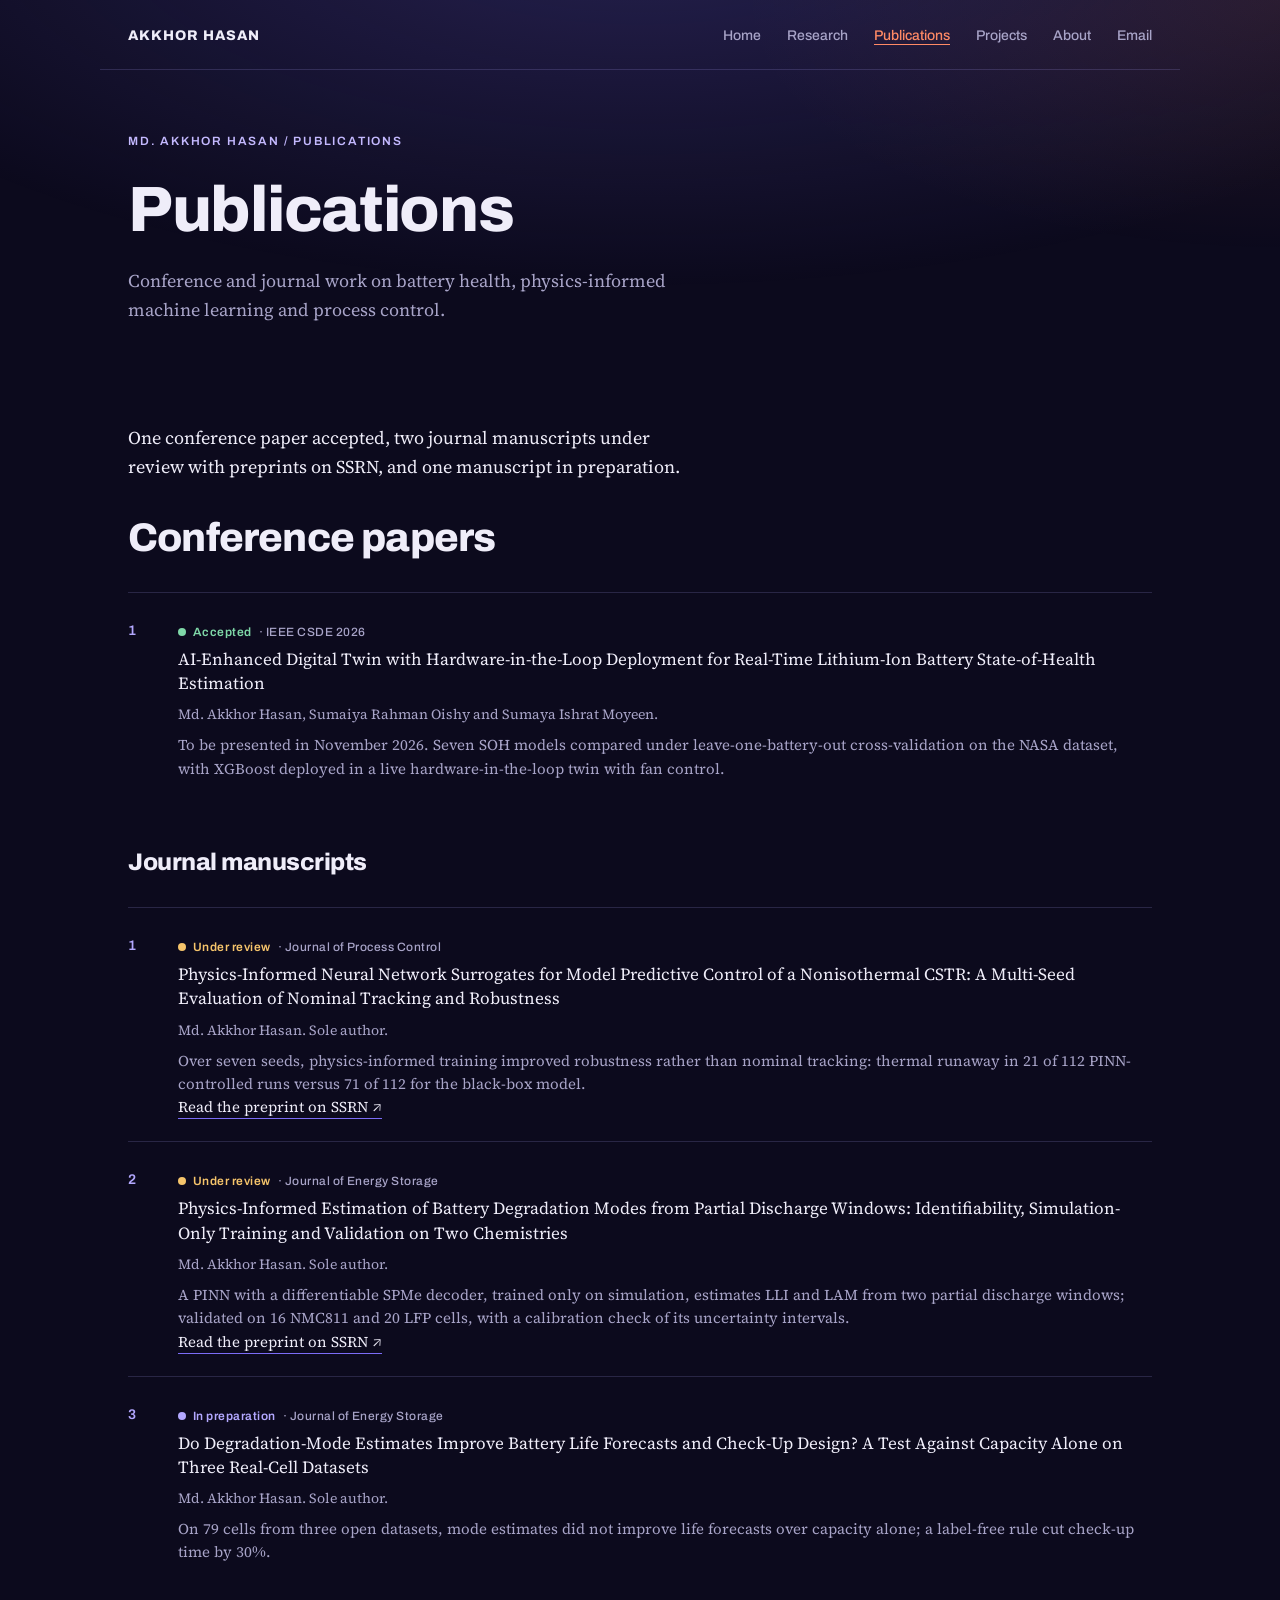
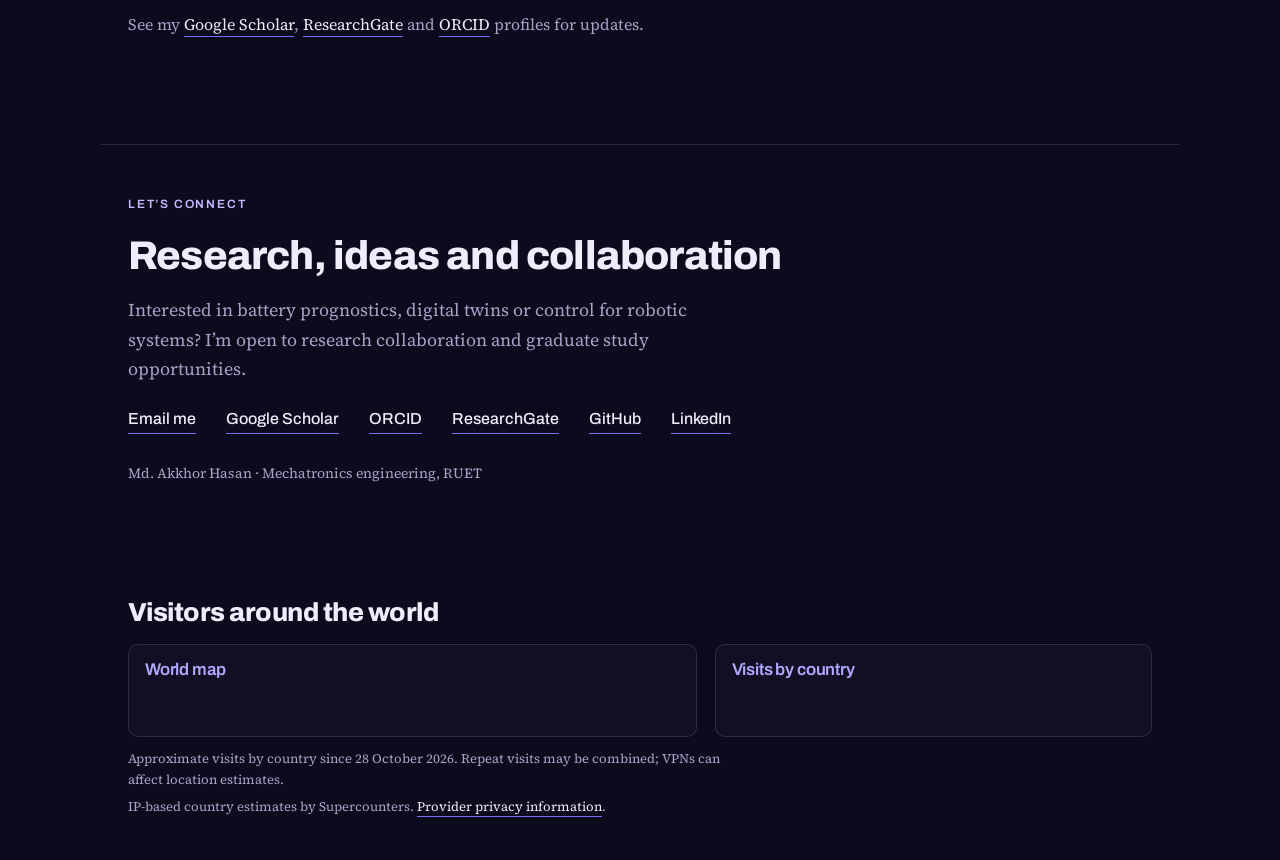
<file: publications.html>
<!DOCTYPE html>
<html lang="en">
<head>
<meta charset="utf-8">
<meta name="viewport" content="width=device-width, initial-scale=1">
<title>Publications | Md. Akkhor Hasan</title>
<meta name="description" content="Mechatronics engineer working on AI-enhanced digital twins for lithium-ion battery health, physics-informed machine learning and robot control. RUET, Bangladesh.">
<meta http-equiv="Content-Security-Policy" content="object-src 'none'; base-uri 'self'; form-action 'none'">
<meta name="referrer" content="strict-origin-when-cross-origin">
<meta name="theme-color" content="#0c0a1d">
<meta property="og:title" content="Md. Akkhor Hasan">
<meta property="og:description" content="Mechatronics engineer working on AI-enhanced digital twins for lithium-ion battery health, physics-informed machine learning and robot control. RUET, Bangladesh.">
<meta property="og:image" content="assets/akkhor-hasan.jpg">
<link rel="preconnect" href="https://fonts.googleapis.com">
<link rel="preconnect" href="https://fonts.gstatic.com" crossorigin>
<link rel="stylesheet" href="https://fonts.googleapis.com/css2?family=Archivo:wght@500;600;800&family=Source+Serif+4:ital,wght@0,300;0,400;1,400&display=swap">
<link rel="stylesheet" href="style.css">
</head>
<body><nav class="wrap section-nav" aria-label="Main navigation"><a class="brand" href="index.html">AKKHOR HASAN</a><a href="index.html">Home</a><a href="research.html">Research</a><a aria-current="page" href="publications.html">Publications</a><a href="projects.html">Projects</a><a href="about.html">About</a><a href="mailto:hasanakkhor@gmail.com">Email</a></nav>
<header class="wrap page-heading"><p class="eyebrow">MD. AKKHOR HASAN / PUBLICATIONS</p><h1 class="name">Publications</h1><p class="where">Conference and journal work on battery health, physics-informed machine learning and process control.</p></header>
<main><section class="wrap" id="publications"><div class="col"><p>One conference paper accepted, two journal manuscripts under review with preprints on SSRN, and one manuscript in preparation.</p></div>
<h2>Conference papers</h2><ol class="pubs">
<li><div><p class="status ok">Accepted <span class="venue">· IEEE CSDE 2026</span></p><p class="t">AI-Enhanced Digital Twin with Hardware-in-the-Loop Deployment for Real-Time Lithium-Ion Battery State-of-Health Estimation</p><p class="authors">Md. Akkhor Hasan, Sumaiya Rahman Oishy and Sumaya Ishrat Moyeen.</p><p class="note">To be presented in November 2026. Seven SOH models compared under leave-one-battery-out cross-validation on the NASA dataset, with XGBoost deployed in a live hardware-in-the-loop twin with fan control.</p></div></li>
</ol>
<h2 class="subheading">Journal manuscripts</h2><ol class="pubs">
<li><div><p class="status wait">Under review <span class="venue">· Journal of Process Control</span></p><p class="t"><a target="_blank" rel="noopener" href="https://papers.ssrn.com/sol3/papers.cfm?abstract_id=7643330">Physics-Informed Neural Network Surrogates for Model Predictive Control of a Nonisothermal CSTR: A Multi-Seed Evaluation of Nominal Tracking and Robustness</a></p><p class="authors">Md. Akkhor Hasan. Sole author.</p><p class="note">Over seven seeds, physics-informed training improved robustness rather than nominal tracking: thermal runaway in 21 of 112 PINN-controlled runs versus 71 of 112 for the black-box model.</p><p class="v"><a target="_blank" rel="noopener" href="https://papers.ssrn.com/sol3/papers.cfm?abstract_id=7643330">Read the preprint on SSRN ↗</a></p></div></li>
<li><div><p class="status wait">Under review <span class="venue">· Journal of Energy Storage</span></p><p class="t"><a target="_blank" rel="noopener" href="https://papers.ssrn.com/sol3/papers.cfm?abstract_id=7624739">Physics-Informed Estimation of Battery Degradation Modes from Partial Discharge Windows: Identifiability, Simulation-Only Training and Validation on Two Chemistries</a></p><p class="authors">Md. Akkhor Hasan. Sole author.</p><p class="note">A PINN with a differentiable SPMe decoder, trained only on simulation, estimates LLI and LAM from two partial discharge windows; validated on 16 NMC811 and 20 LFP cells, with a calibration check of its uncertainty intervals.</p><p class="v"><a target="_blank" rel="noopener" href="https://papers.ssrn.com/sol3/papers.cfm?abstract_id=7624739">Read the preprint on SSRN ↗</a></p></div></li>
<li><div><p class="status draft">In preparation <span class="venue">· Journal of Energy Storage</span></p><p class="t">Do Degradation-Mode Estimates Improve Battery Life Forecasts and Check-Up Design? A Test Against Capacity Alone on Three Real-Cell Datasets</p><p class="authors">Md. Akkhor Hasan. Sole author.</p><p class="note">On 79 cells from three open datasets, mode estimates did not improve life forecasts over capacity alone; a label-free rule cut check-up time by 30%.</p></div></li>
</ol>
<p class="more">See my <a target="_blank" rel="noopener" href="https://scholar.google.com/citations?user=YzFIFLMAAAAJ">Google Scholar</a>, <a target="_blank" rel="noopener" href="https://www.researchgate.net/profile/Md-Hasan-910">ResearchGate</a> and <a target="_blank" rel="noopener" href="https://orcid.org/0009-0005-3361-2235">ORCID</a> profiles for updates.</p></section></main>
<footer class="wrap" id="contact"><p class="eyebrow">LET’S CONNECT</p><h2>Research, ideas and collaboration</h2><p class="where">Interested in battery prognostics, digital twins or control for robotic systems? I’m open to research collaboration and graduate study opportunities.</p><div class="contact"><a href="mailto:hasanakkhor@gmail.com">Email me</a><a target="_blank" rel="noopener" href="https://scholar.google.com/citations?user=YzFIFLMAAAAJ">Google Scholar</a><a target="_blank" rel="noopener" href="https://orcid.org/0009-0005-3361-2235">ORCID</a><a target="_blank" rel="noopener" href="https://www.researchgate.net/profile/Md-Hasan-910">ResearchGate</a><a target="_blank" rel="noopener" href="https://github.com/Akkhor07">GitHub</a><a target="_blank" rel="noopener" href="https://www.linkedin.com/in/akkhor07/">LinkedIn</a></div><p class="fine">Md. Akkhor Hasan · Mechatronics engineering, RUET</p></footer>
<section class="wrap" id="visitor-map"><h2>Visitors around the world</h2><div class="visitor-grid"><div class="visitor-map-panel"><h3>World map</h3><!-- BEGIN: Powered by Supercounters.com --><center><script type="text/javascript" src="https://widget.supercounters.com/ssl/map.js"></script><script type="text/javascript">var sc_map_var = sc_map_var || [];sc_map(1740017,"112288","ff0000",68)</script><br><noscript><a href="https://www.supercounters.com/" target="_blank" rel="noopener">free online counter</a></noscript></center><!-- END: Powered by Supercounters.com --></div><div class="visitor-country-panel"><h3>Visits by country</h3><!-- BEGIN: Powered by Supercounters.com --><center><script type="text/javascript" src="https://widget.supercounters.com/ssl/flag.js"></script><script type="text/javascript">sc_flag(1740018,"0c0a1d","efedf9","7b6cf6",3,100,0,0)</script><br><noscript><a href="https://www.supercounters.com/" target="_blank" rel="noopener">Flag Counter</a></noscript></center><!-- END: Powered by Supercounters.com --></div></div><p class="visitor-note">Approximate visits by country since 28 October 2026. Repeat visits may be combined; VPNs can affect location estimates.</p><p class="visitor-note">IP-based country estimates by Supercounters. <a href="https://www.supercounters.com/privacy" target="_blank" rel="noopener">Provider privacy information</a>.</p></section>
</body></html>
</file>
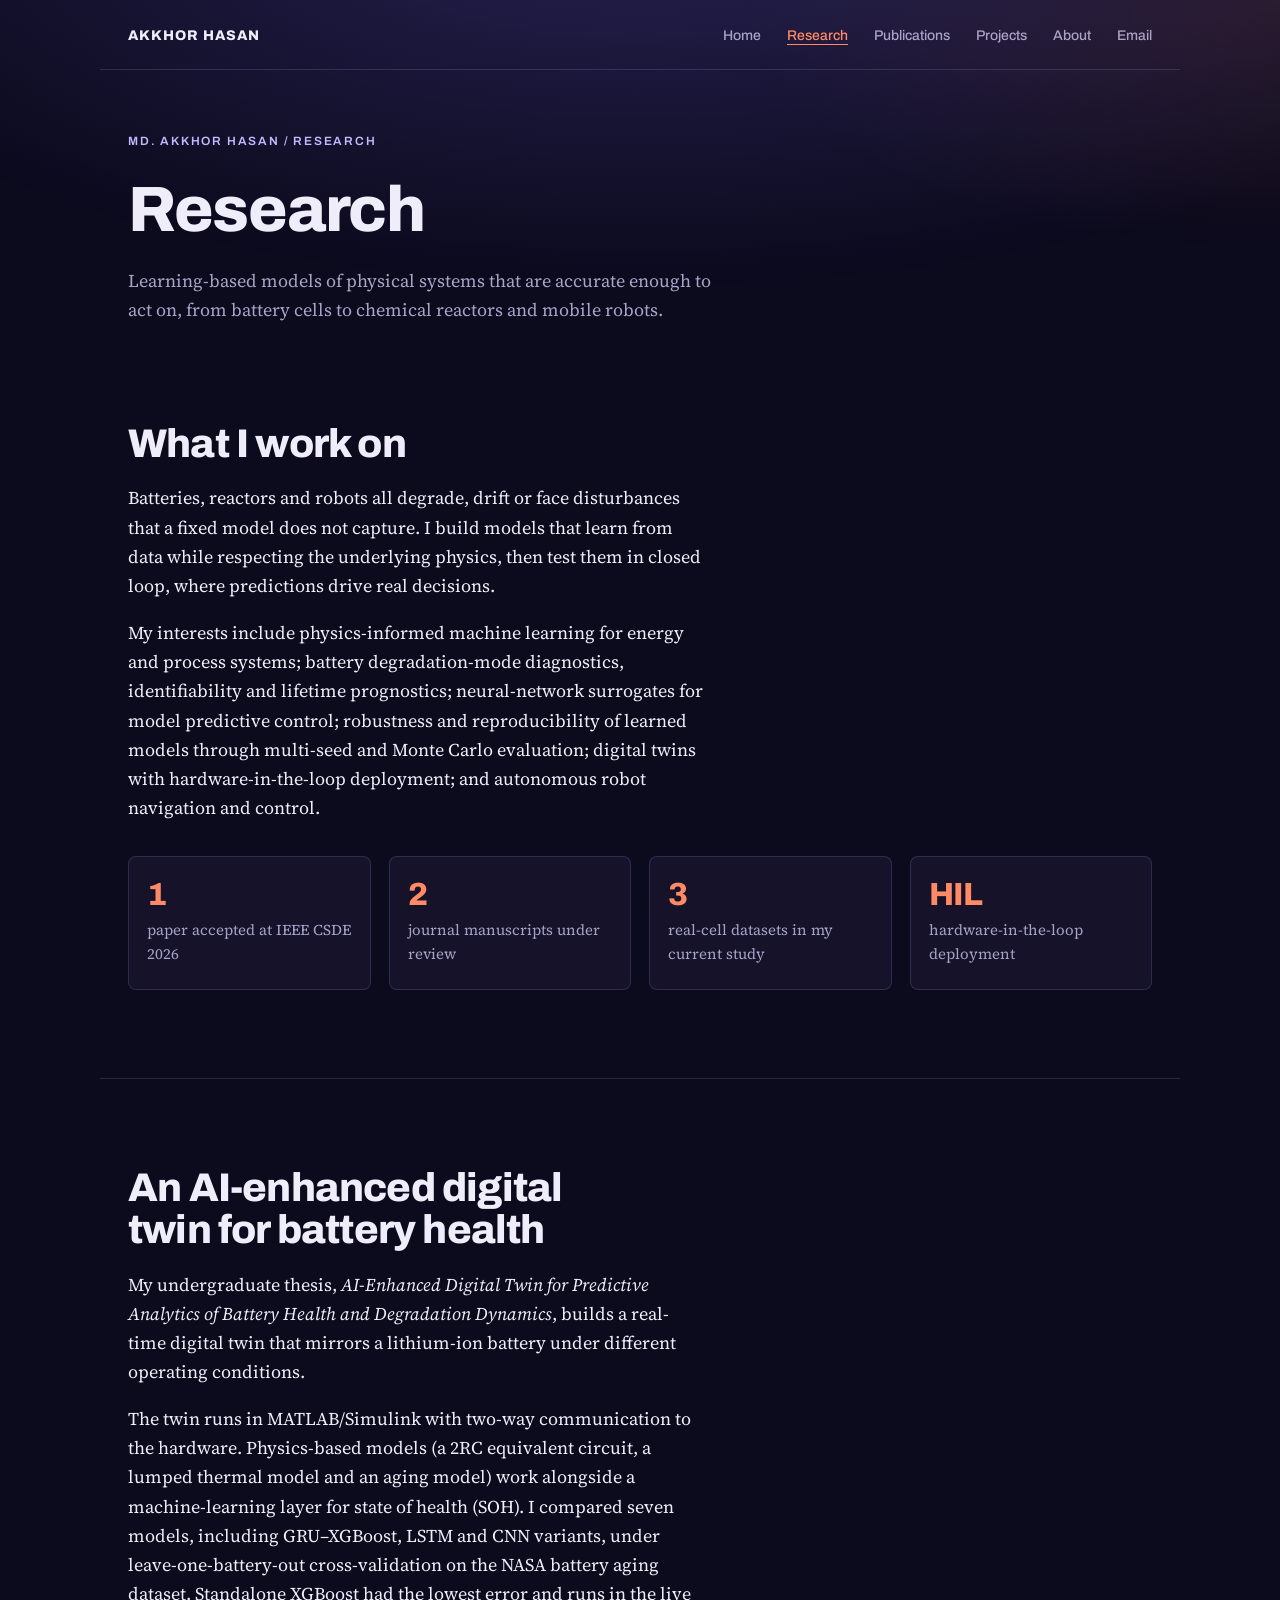
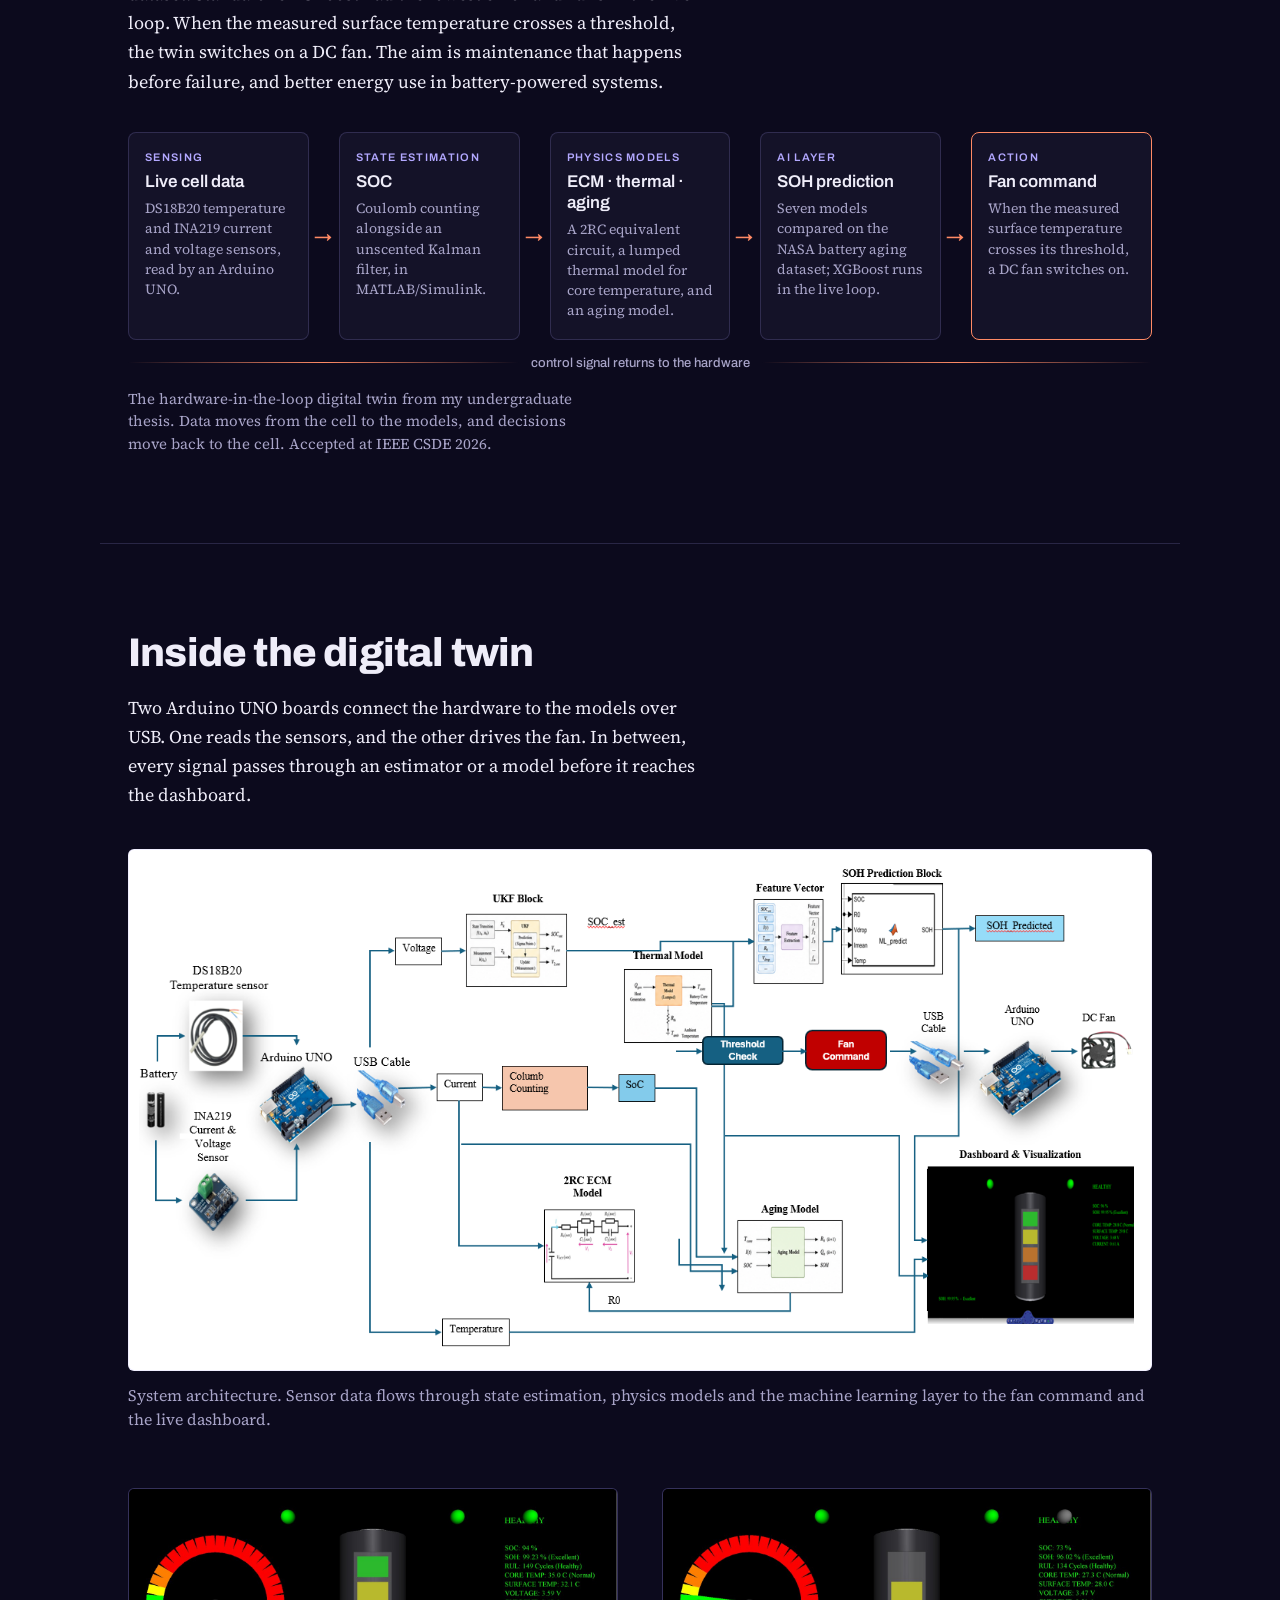
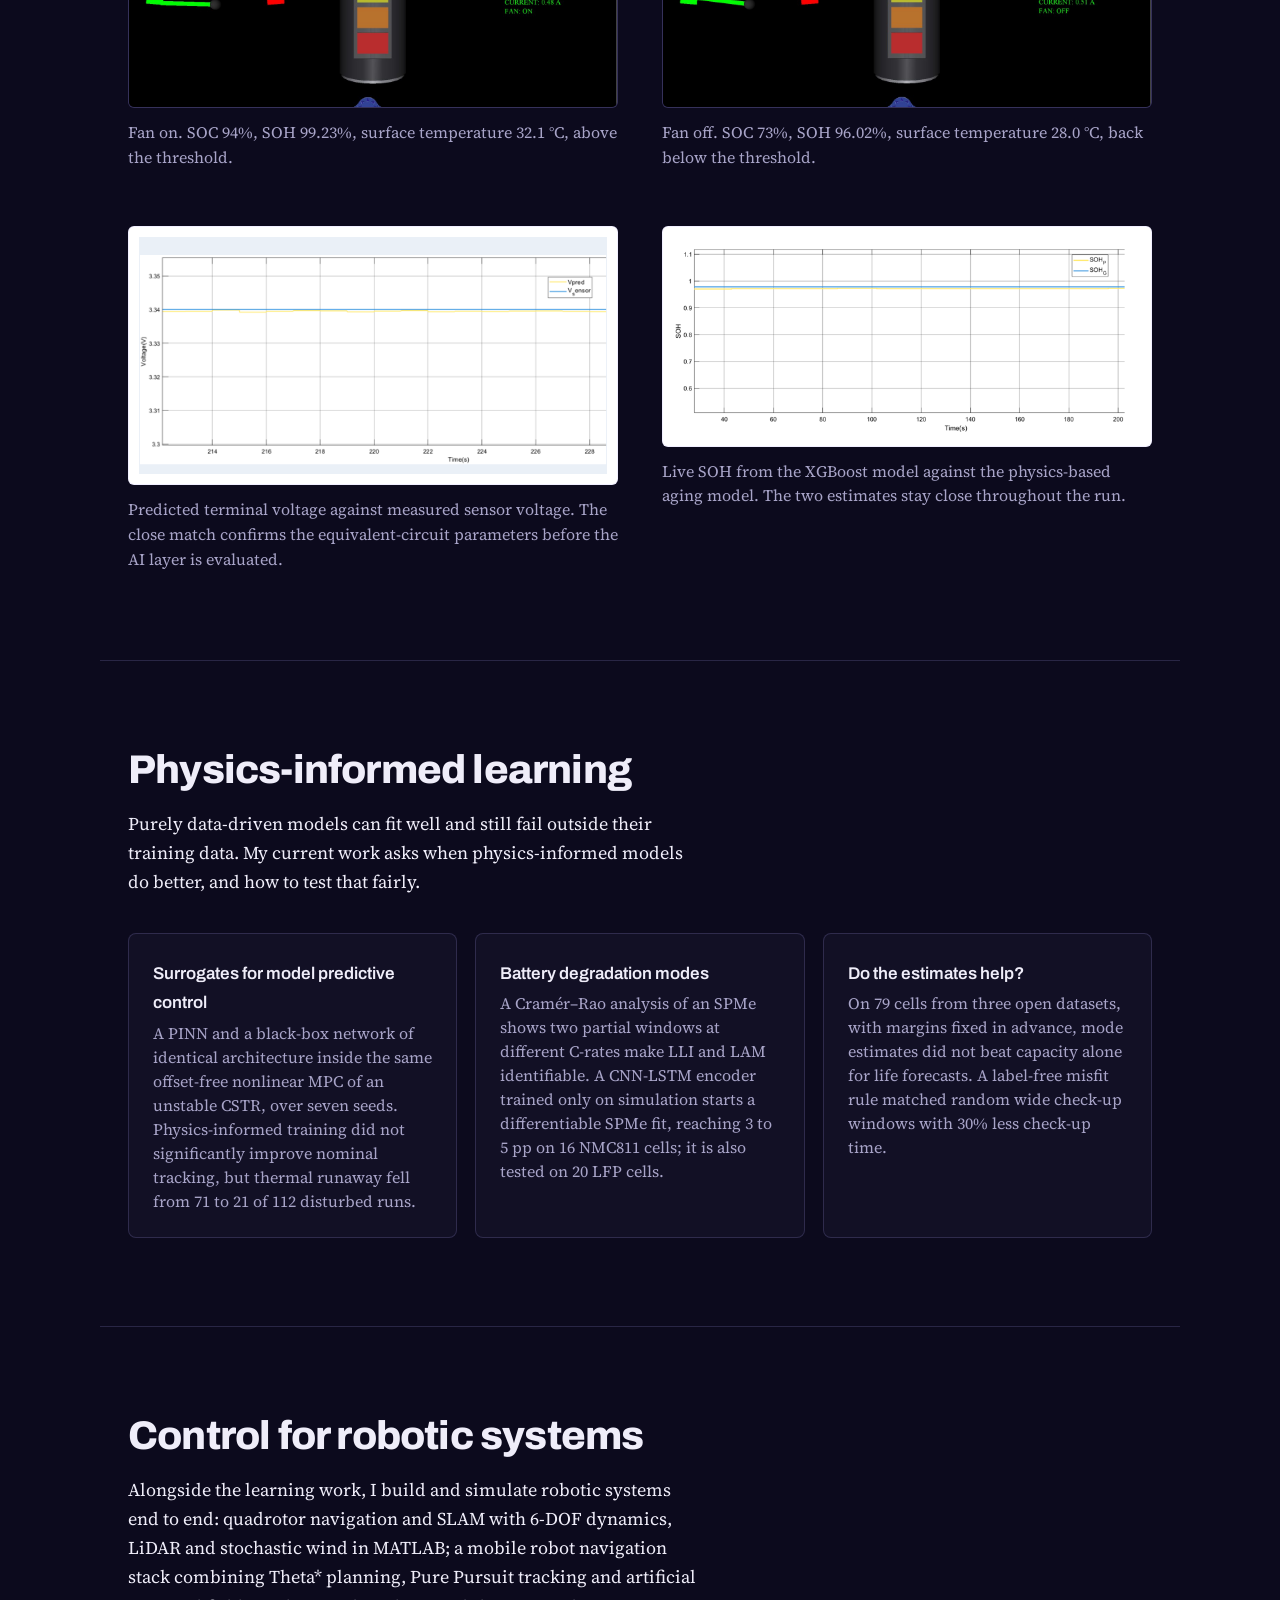
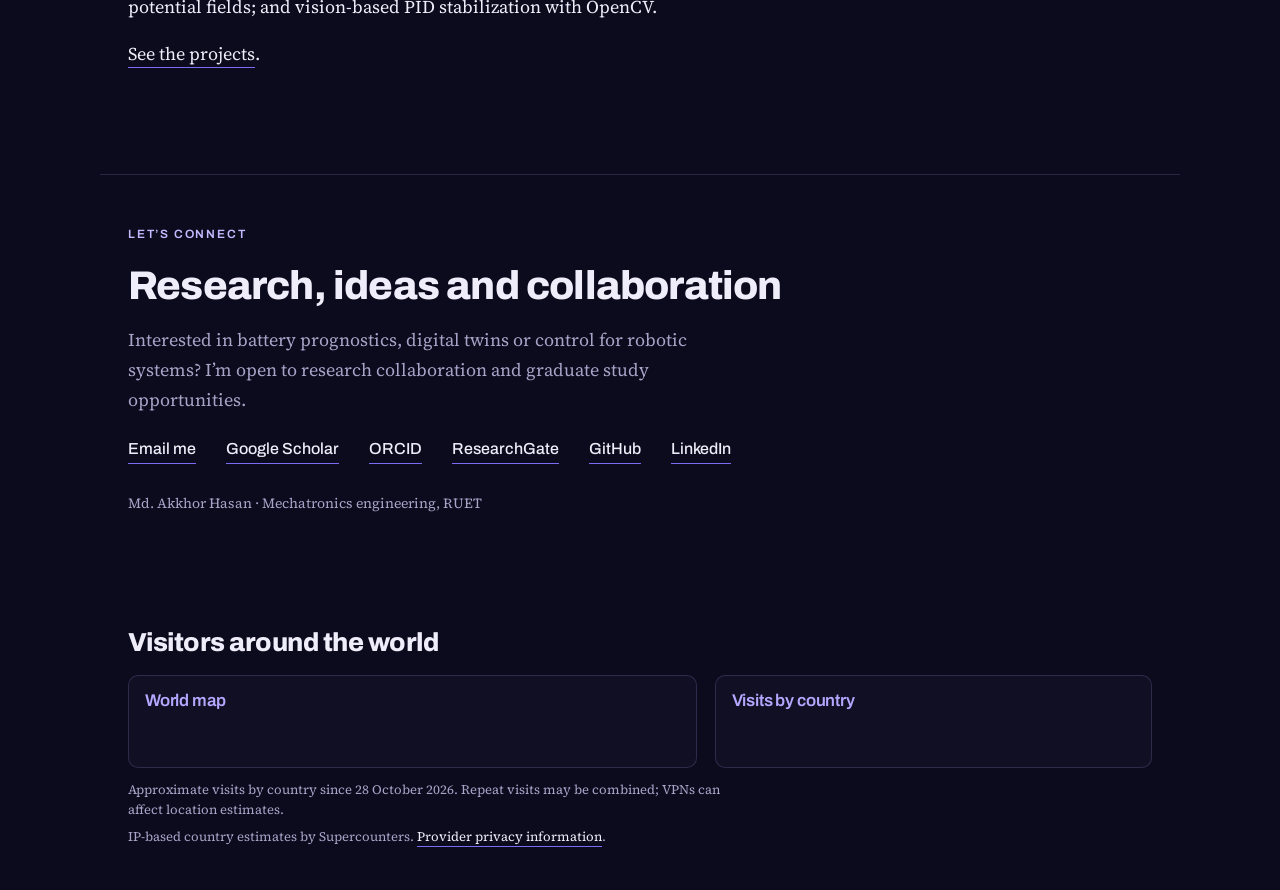
<file: research.html>
<!DOCTYPE html>
<html lang="en">
<head>
<meta charset="utf-8">
<meta name="viewport" content="width=device-width, initial-scale=1">
<title>Research | Md. Akkhor Hasan</title>
<meta name="description" content="Mechatronics engineer working on AI-enhanced digital twins for lithium-ion battery health, physics-informed machine learning and robot control. RUET, Bangladesh.">
<meta http-equiv="Content-Security-Policy" content="object-src 'none'; base-uri 'self'; form-action 'none'">
<meta name="referrer" content="strict-origin-when-cross-origin">
<meta name="theme-color" content="#0c0a1d">
<meta property="og:title" content="Md. Akkhor Hasan">
<meta property="og:description" content="Mechatronics engineer working on AI-enhanced digital twins for lithium-ion battery health, physics-informed machine learning and robot control. RUET, Bangladesh.">
<meta property="og:image" content="assets/akkhor-hasan.jpg">
<link rel="preconnect" href="https://fonts.googleapis.com">
<link rel="preconnect" href="https://fonts.gstatic.com" crossorigin>
<link rel="stylesheet" href="https://fonts.googleapis.com/css2?family=Archivo:wght@500;600;800&family=Source+Serif+4:ital,wght@0,300;0,400;1,400&display=swap">
<link rel="stylesheet" href="style.css">
</head>
<body><nav class="wrap section-nav" aria-label="Main navigation"><a class="brand" href="index.html">AKKHOR HASAN</a><a href="index.html">Home</a><a aria-current="page" href="research.html">Research</a><a href="publications.html">Publications</a><a href="projects.html">Projects</a><a href="about.html">About</a><a href="mailto:hasanakkhor@gmail.com">Email</a></nav>
<header class="wrap page-heading"><p class="eyebrow">MD. AKKHOR HASAN / RESEARCH</p><h1 class="name">Research</h1><p class="where">Learning-based models of physical systems that are accurate enough to act on, from battery cells to chemical reactors and mobile robots.</p></header>
<main><section class="wrap" id="research">
  <div class="col">
    <h2>What I work on</h2>
    <p>Batteries, reactors and robots all degrade, drift or face disturbances that a fixed model does not capture. I build models that learn from data while respecting the underlying physics, then test them in closed loop, where predictions drive real decisions.</p>
    <p>My interests include physics-informed machine learning for energy and process systems; battery degradation-mode diagnostics, identifiability and lifetime prognostics; neural-network surrogates for model predictive control; robustness and reproducibility of learned models through multi-seed and Monte Carlo evaluation; digital twins with hardware-in-the-loop deployment; and autonomous robot navigation and control.</p>
  </div>
  <div class="stats">
    <div class="stat"><b>1</b><span>paper accepted at IEEE CSDE 2026</span></div>
    <div class="stat"><b>2</b><span>journal manuscripts under review</span></div>
    <div class="stat"><b>3</b><span>real-cell datasets in my current study</span></div>
    <div class="stat"><b>HIL</b><span>hardware-in-the-loop deployment</span></div>
  </div>
</section><section class="wrap">
  <div class="col">
    <h2>An AI-enhanced digital twin for battery health</h2>
    <p>My undergraduate thesis, <em>AI-Enhanced Digital Twin for Predictive Analytics of Battery Health and Degradation Dynamics</em>, builds a real-time digital twin that mirrors a lithium-ion battery under different operating conditions.</p>
    <p>The twin runs in MATLAB/Simulink with two-way communication to the hardware. Physics-based models (a 2RC equivalent circuit, a lumped thermal model and an aging model) work alongside a machine-learning layer for state of health (SOH). I compared seven models, including GRU–XGBoost, LSTM and CNN variants, under leave-one-battery-out cross-validation on the NASA battery aging dataset. Standalone XGBoost had the lowest error and runs in the live loop. When the measured surface temperature crosses a threshold, the twin switches on a DC fan. The aim is maintenance that happens before failure, and better energy use in battery-powered systems.</p>
  </div>
  <figure class="figure" style="max-width:none">
    <ol class="twin" aria-label="Hardware-in-the-loop digital twin, step by step">
      <li><span class="k">Sensing</span><b>Live cell data</b><span>DS18B20 temperature and INA219 current and voltage sensors, read by an Arduino UNO.</span></li>
      <li><span class="k">State estimation</span><b>SOC</b><span>Coulomb counting alongside an unscented Kalman filter, in MATLAB/Simulink.</span></li>
      <li><span class="k">Physics models</span><b>ECM · thermal · aging</b><span>A 2RC equivalent circuit, a lumped thermal model for core temperature, and an aging model.</span></li>
      <li><span class="k">AI layer</span><b>SOH prediction</b><span>Seven models compared on the NASA battery aging dataset; XGBoost runs in the live loop.</span></li>
      <li class="act"><span class="k">Action</span><b>Fan command</b><span>When the measured surface temperature crosses its threshold, a DC fan switches on.</span></li>
    </ol>
    <p class="return">control signal returns to the hardware</p>
    <figcaption>The hardware-in-the-loop digital twin from my undergraduate thesis. Data moves from the cell to the models, and decisions move back to the cell. Accepted at IEEE CSDE 2026.</figcaption>
  </figure>
</section><section class="wrap" id="twin">
  <div class="col">
    <h2>Inside the digital twin</h2>
    <p>Two Arduino UNO boards connect the hardware to the models over USB. One reads the sensors, and the other drives the fan. In between, every signal passes through an estimator or a model before it reaches the dashboard.</p>
  </div>
  <div class="work">
    <figure class="full diagram"><img src="assets/twin-architecture.png" alt="System architecture: DS18B20 and INA219 sensors feed an Arduino UNO; voltage, current and temperature go to a UKF block, Coulomb counting, a 2RC ECM model, a thermal model and an aging model; a feature vector feeds an SOH prediction block; a threshold check sends a fan command to a second Arduino and DC fan; results appear on a dashboard." width="1306" height="651" loading="lazy"><p>System architecture. Sensor data flows through state estimation, physics models and the machine learning layer to the fan command and the live dashboard.</p></figure>
    <figure><img src="assets/dashboard-fan-on.jpg" alt="Dashboard with surface temperature 32.1 C and fan on." width="1400" height="626" loading="lazy"><p>Fan on. SOC 94%, SOH 99.23%, surface temperature 32.1&nbsp;°C, above the threshold.</p></figure>
    <figure><img src="assets/dashboard-fan-off.jpg" alt="Dashboard with surface temperature 28.0 C and fan off." width="1400" height="626" loading="lazy"><p>Fan off. SOC 73%, SOH 96.02%, surface temperature 28.0&nbsp;°C, back below the threshold.</p></figure>
    <figure class="plot"><img src="assets/fig-voltage-validation.png" alt="Plot of predicted terminal voltage and measured sensor voltage over 214 to 228 seconds; both lines stay near 3.34 V and overlap closely." width="576" height="292" loading="lazy"><p>Predicted terminal voltage against measured sensor voltage. The close match confirms the equivalent-circuit parameters before the AI layer is evaluated.</p></figure>
    <figure class="plot"><img src="assets/fig-soh-live.png" alt="Plot of live XGBoost SOH and physics-based aging model SOH over 30 to 200 seconds; both lines stay near 0.97 to 0.98." width="712" height="302" loading="lazy"><p>Live SOH from the XGBoost model against the physics-based aging model. The two estimates stay close throughout the run.</p></figure>
  </div>
</section><section class="wrap">
  <div class="col">
    <h2>Physics-informed learning</h2>
    <p>Purely data-driven models can fit well and still fail outside their training data. My current work asks when physics-informed models do better, and how to test that fairly.</p>
  </div>
  <ul class="nets">
    <li><b>Surrogates for model predictive control</b><span>A PINN and a black-box network of identical architecture inside the same offset-free nonlinear MPC of an unstable CSTR, over seven seeds. Physics-informed training did not significantly improve nominal tracking, but thermal runaway fell from 71 to 21 of 112 disturbed runs.</span></li>
    <li><b>Battery degradation modes</b><span>A Cramér–Rao analysis of an SPMe shows two partial windows at different C-rates make LLI and LAM identifiable. A CNN-LSTM encoder trained only on simulation starts a differentiable SPMe fit, reaching 3 to 5 pp on 16 NMC811 cells; it is also tested on 20 LFP cells.</span></li>
    <li><b>Do the estimates help?</b><span>On 79 cells from three open datasets, with margins fixed in advance, mode estimates did not beat capacity alone for life forecasts. A label-free misfit rule matched random wide check-up windows with 30% less check-up time.</span></li>
  </ul>
</section><section class="wrap">
  <div class="col">
    <h2>Control for robotic systems</h2>
    <p>Alongside the learning work, I build and simulate robotic systems end to end: quadrotor navigation and SLAM with 6-DOF dynamics, LiDAR and stochastic wind in MATLAB; a mobile robot navigation stack combining Theta* planning, Pure Pursuit tracking and artificial potential fields; and vision-based PID stabilization with OpenCV.</p>
    <p><a href="projects.html">See the projects</a>.</p>
  </div>
</section></main>
<footer class="wrap" id="contact"><p class="eyebrow">LET’S CONNECT</p><h2>Research, ideas and collaboration</h2><p class="where">Interested in battery prognostics, digital twins or control for robotic systems? I’m open to research collaboration and graduate study opportunities.</p><div class="contact"><a href="mailto:hasanakkhor@gmail.com">Email me</a><a target="_blank" rel="noopener" href="https://scholar.google.com/citations?user=YzFIFLMAAAAJ">Google Scholar</a><a target="_blank" rel="noopener" href="https://orcid.org/0009-0005-3361-2235">ORCID</a><a target="_blank" rel="noopener" href="https://www.researchgate.net/profile/Md-Hasan-910">ResearchGate</a><a target="_blank" rel="noopener" href="https://github.com/Akkhor07">GitHub</a><a target="_blank" rel="noopener" href="https://www.linkedin.com/in/akkhor07/">LinkedIn</a></div><p class="fine">Md. Akkhor Hasan · Mechatronics engineering, RUET</p></footer>
<section class="wrap" id="visitor-map"><h2>Visitors around the world</h2><div class="visitor-grid"><div class="visitor-map-panel"><h3>World map</h3><!-- BEGIN: Powered by Supercounters.com --><center><script type="text/javascript" src="https://widget.supercounters.com/ssl/map.js"></script><script type="text/javascript">var sc_map_var = sc_map_var || [];sc_map(1740017,"112288","ff0000",68)</script><br><noscript><a href="https://www.supercounters.com/" target="_blank" rel="noopener">free online counter</a></noscript></center><!-- END: Powered by Supercounters.com --></div><div class="visitor-country-panel"><h3>Visits by country</h3><!-- BEGIN: Powered by Supercounters.com --><center><script type="text/javascript" src="https://widget.supercounters.com/ssl/flag.js"></script><script type="text/javascript">sc_flag(1740018,"0c0a1d","efedf9","7b6cf6",3,100,0,0)</script><br><noscript><a href="https://www.supercounters.com/" target="_blank" rel="noopener">Flag Counter</a></noscript></center><!-- END: Powered by Supercounters.com --></div></div><p class="visitor-note">Approximate visits by country since 28 October 2026. Repeat visits may be combined; VPNs can affect location estimates.</p><p class="visitor-note">IP-based country estimates by Supercounters. <a href="https://www.supercounters.com/privacy" target="_blank" rel="noopener">Provider privacy information</a>.</p></section>
</body></html>
</file>
<file: style.css>
:root{
  --abyss:#0c0a1d;
  --deep:#1a1736;
  --water:#7b6cf6;
  --silt:#b3a8ff;
  --restored:#ff8a65;
  --foam:#efedf9;
  --dim:#a8a4c8;
  --rule:rgba(179,168,255,.18);
  --panel:rgba(179,168,255,.05);
  --glow:rgba(123,108,246,.24);
  --glow2:rgba(255,138,101,.10);
  --overlay:rgba(12,10,29,.72);
  --eyebrow:#c4b9ff;
  --sans:'Archivo',system-ui,sans-serif;
  --serif:'Source Serif 4',Georgia,serif;
}
*{box-sizing:border-box}
html{scroll-behavior:smooth}
@media (prefers-reduced-motion:reduce){html{scroll-behavior:auto}*{animation:none!important;transition:none!important}}
body{
  margin:0;background:var(--abyss);color:var(--foam);
  font-family:var(--serif);font-size:18px;line-height:1.62;
  -webkit-font-smoothing:antialiased;
}
body::before{
  content:"";position:fixed;inset:0;pointer-events:none;z-index:0;
  background:radial-gradient(120% 70% at 50% -10%, var(--glow), transparent 60%),radial-gradient(60% 40% at 100% 0%, var(--glow2), transparent 70%);
}
.wrap{position:relative;z-index:1;max-width:1080px;margin:0 auto;padding-left:28px;padding-right:28px}
.col{max-width:64ch}
a{color:var(--foam);text-decoration:none;border-bottom:1px solid var(--water);padding-bottom:1px}
a:hover{border-bottom-color:var(--restored);color:var(--restored)}
a:focus-visible{outline:2px solid var(--restored);outline-offset:3px;border-radius:2px}
h1,h2,h3{font-family:var(--sans);font-weight:800;letter-spacing:-.02em;line-height:1.06;margin:0}
h2{font-size:clamp(28px,4vw,40px);margin-bottom:18px}
h3{font-size:20px;font-weight:600;letter-spacing:-.01em;margin-bottom:6px}
p{margin:0 0 18px}
section{padding-top:88px;padding-bottom:88px;border-top:1px solid var(--rule)}
section:first-of-type{border-top:none}

/* hero */
header{padding-top:104px;padding-bottom:64px}
.name{font-size:clamp(42px,7.6vw,80px);margin-bottom:22px;padding-top:.06em}
.lede{font-size:clamp(19px,2.3vw,23px);color:var(--foam);max-width:54ch;font-weight:300;margin-bottom:10px}
.where{color:var(--dim);font-size:17px;max-width:54ch}
.meta{display:flex;flex-wrap:wrap;gap:10px 26px;margin-top:26px;font-family:var(--sans);font-size:15px;font-weight:500}

/* compare */
.figure{margin:44px 0 0;max-width:920px}
.compare{position:relative;overflow:hidden;border-radius:3px;background:var(--deep);line-height:0;
  box-shadow:0 30px 70px -30px rgba(0,0,0,.85)}
.compare img{width:100%;display:block;user-select:none;-webkit-user-drag:none}
.compare .top{position:absolute;inset:0;width:50%;overflow:hidden}
.compare .top img{width:auto;height:100%;max-width:none}
.handle{position:absolute;top:0;bottom:0;left:50%;width:2px;background:var(--restored);transform:translateX(-1px);pointer-events:none}
.handle::after{content:"";position:absolute;top:50%;left:50%;width:44px;height:44px;margin:-22px 0 0 -22px;
  border:2px solid var(--restored);border-radius:50%;background:var(--overlay);backdrop-filter:blur(2px)}
.range{position:absolute;inset:0;width:100%;height:100%;opacity:0;cursor:ew-resize;margin:0}
.range:focus-visible + .handle::after{box-shadow:0 0 0 4px rgba(255,138,101,.35)}
.tag{position:absolute;bottom:12px;font-family:var(--sans);font-size:13px;font-weight:600;
  color:var(--foam);background:var(--overlay);padding:5px 10px;border-radius:2px;line-height:1.2}
.tag.l{left:12px}.tag.r{right:12px}
figcaption{font-size:15px;color:var(--dim);margin-top:14px;max-width:60ch;line-height:1.5}

/* stats */
.stats{display:flex;flex-wrap:wrap;gap:40px 56px;margin-top:34px}
.stat b{display:block;font-family:var(--sans);font-size:40px;font-weight:800;color:var(--restored);line-height:1;letter-spacing:-.03em}
.stat span{display:block;font-size:15px;color:var(--dim);margin-top:7px}

/* work */
.work{display:grid;gap:56px;margin-top:40px}
@media(min-width:800px){.work{grid-template-columns:1fr 1fr;gap:56px 44px}}
.work img{width:100%;display:block;border-radius:3px;background:var(--deep)}
.work p{font-size:16px;color:var(--dim);margin:12px 0 0;line-height:1.55}
.work .full{grid-column:1/-1}

.nets{margin:36px 0 0;padding:0;list-style:none;border-top:1px solid var(--rule)}
.nets li{padding:20px 0;border-bottom:1px solid var(--rule)}
.nets b{font-family:var(--sans);font-weight:600;font-size:17px;color:var(--foam)}
.nets span{display:block;font-size:16px;color:var(--dim);margin-top:4px;line-height:1.5}

/* publications */
.pubs{margin:32px 0 0;padding:0;list-style:none;counter-reset:p}
.pubs li{padding:22px 0;border-top:1px solid var(--rule);display:grid;grid-template-columns:34px 1fr;gap:16px}
.pubs li::before{counter-increment:p;content:counter(p);font-family:var(--sans);font-size:14px;font-weight:600;color:var(--silt);padding-top:5px}
.pubs .t{font-size:17px;line-height:1.42;margin:0 0 5px}
.pubs .v{font-size:15px;color:var(--dim);margin:0}
.q1{color:var(--restored);font-family:var(--sans);font-size:13px;font-weight:600}
.more{color:var(--dim);font-size:16px;margin-top:26px}

/* education */
.edu{margin:36px 0 0;padding:0 0 0 26px;list-style:none;border-left:1px solid var(--rule)}
.edu li{position:relative;padding:0 0 34px}
.edu li:last-child{padding-bottom:0}
.edu li::before{content:"";position:absolute;left:-31px;top:9px;width:9px;height:9px;border-radius:50%;
  background:var(--abyss);border:2px solid var(--silt)}
.edu li.now::before{background:var(--restored);border-color:var(--restored)}
.edu .yr{font-family:var(--sans);font-size:14px;font-weight:500;color:var(--silt)}
.edu .deg{font-family:var(--sans);font-size:18px;font-weight:600;margin:3px 0 2px}
.edu .det{font-size:16px;color:var(--dim);line-height:1.5}

/* skills */
.skills{display:grid;gap:30px;margin-top:36px}
@media(min-width:760px){.skills{grid-template-columns:1fr 1fr}}
.skills h3{color:var(--silt);font-size:16px;font-weight:600;margin-bottom:8px}
.skills p{font-size:16px;color:var(--dim);margin:0;line-height:1.55}

.repos{margin:32px 0 0;padding:0;list-style:none;border-top:1px solid var(--rule)}
.repos li{padding:20px 0;border-bottom:1px solid var(--rule);display:flex;flex-wrap:wrap;
  gap:6px 24px;align-items:baseline;justify-content:space-between}
.repos .r{flex:1 1 62%;min-width:250px}
.repos .r a{font-family:var(--sans);font-weight:600;font-size:17px;border-bottom-color:var(--rule)}
.repos .r p{font-size:15px;color:var(--dim);margin:5px 0 0;line-height:1.5}
.repos .m{font-family:var(--sans);font-size:14px;color:var(--silt);white-space:nowrap}

footer{padding-top:80px;padding-bottom:100px;border-top:1px solid var(--rule)}
.contact{display:flex;flex-wrap:wrap;gap:12px 30px;margin-top:22px;font-family:var(--sans);font-size:16px;font-weight:500}
.fine{margin-top:48px;font-size:14px;color:var(--dim)}

.section-nav{display:flex;flex-wrap:wrap;gap:12px 24px;padding-top:28px;font:500 14px var(--sans)}
.section-nav a{color:var(--dim);border-bottom-color:transparent}
.project-grid{display:grid;grid-template-columns:repeat(2,minmax(0,1fr));gap:44px 32px;margin-top:36px}
.project{min-width:0}.project img{display:block;width:100%;height:260px;object-fit:contain;background:var(--deep);border-radius:3px;margin-bottom:20px}
.project p{font-size:16px;color:var(--dim);margin:12px 0}.project>a{font:500 14px var(--sans)}
.subheading{margin-top:48px;font-size:24px}.work figure{margin:0;min-width:0}
section,footer{scroll-margin-top:24px}.repos .r{min-width:0}.repos .r a{overflow-wrap:anywhere}
@media(max-width:600px){.project-grid{grid-template-columns:1fr}.project img{height:230px}.wrap{padding-left:22px;padding-right:22px}.section-nav{gap:12px 18px}section{padding-top:60px;padding-bottom:60px}.stats{gap:30px}.contact a{overflow-wrap:anywhere}}

/* Mobile and tablet layout */
html {
  -webkit-text-size-adjust: 100%;
}

img {
  max-width: 100%;
}

@media (max-width: 768px) {
  .wrap {
    width: 100%;
    padding-left: 20px;
    padding-right: 20px;
  }

  header {
    padding-top: 48px;
    padding-bottom: 40px;
  }

  section {
    padding-top: 48px;
    padding-bottom: 48px;
  }

  footer {
    padding-top: 48px;
    padding-bottom: 64px;
  }

  body {
    font-size: 17px;
    line-height: 1.65;
  }

  .name {
    font-size: clamp(32px, 8vw, 56px);
    line-height: 1.12;
    overflow-wrap: anywhere;
  }

  h2 {
    font-size: clamp(26px, 6vw, 36px);
    line-height: 1.15;
  }

  h3 {
    line-height: 1.3;
  }

  .lede {
    font-size: 20px;
  }

  .where {
    font-size: 16px;
  }

  .col {
    max-width: 100%;
  }

  /* Navigation and contact links */
  .section-nav,
  .meta,
  .contact {
    display: flex;
    flex-wrap: wrap;
    gap: 8px 18px;
  }

  .section-nav a,
  .meta a,
  .contact a {
    display: inline-flex;
    align-items: center;
    min-height: 44px;
    max-width: 100%;
    overflow-wrap: anywhere;
  }

  /* Two compact columns for statistics */
  .stats {
    display: grid;
    grid-template-columns: repeat(2, minmax(0, 1fr));
    gap: 28px 18px;
  }

  .stat b {
    font-size: 34px;
  }

  .stat span {
    font-size: 14px;
  }

  /* Stack projects and research figures */
  .work,
  .project-grid,
  .skills {
    grid-template-columns: minmax(0, 1fr);
    gap: 32px;
  }

  .work figure,
  .figure {
    margin-left: 0;
    margin-right: 0;
  }

  .work .full {
    grid-column: auto;
  }

  .project,
  .work figure {
    min-width: 0;
  }

  .project img {
    width: 100%;
    height: auto;
    max-height: 320px;
    object-fit: contain;
  }

  /* Touch-friendly comparison slider */
  .compare {
    width: 100%;
  }

  .compare .top img {
    max-width: none;
  }

  .range {
    touch-action: pan-y;
  }

  .tag {
    font-size: 11px;
    padding: 5px 7px;
  }

  figcaption {
    font-size: 14px;
  }

  /* Long repository and publication titles */
  .repos li {
    display: block;
  }

  .repos .r {
    min-width: 0;
  }

  .repos .r a,
  .pubs .t {
    overflow-wrap: anywhere;
  }

  .repos .m {
    display: block;
    margin-top: 10px;
    white-space: normal;
  }

  .pubs li {
    grid-template-columns: 22px minmax(0, 1fr);
    gap: 10px;
  }

  .edu {
    padding-left: 22px;
  }

  .edu li::before {
    left: -27px;
  }
}

@media (max-width: 360px) {
  .wrap {
    padding-left: 16px;
    padding-right: 16px;
  }

  .name {
    font-size: 30px;
  }

  .lede {
    font-size: 18px;
  }

  .stat b {
    font-size: 30px;
  }
}

/* Portfolio refresh */
.eyebrow{font:600 12px var(--sans);letter-spacing:.15em;color:var(--eyebrow);margin:0 0 24px}.hero-actions{display:flex;flex-wrap:wrap;gap:14px;align-items:center;margin:28px 0}.hero-actions a{font:600 14px var(--sans);padding:13px 20px;border:1px solid var(--rule);border-radius:6px}.hero-actions .primary{background:var(--restored);color:var(--abyss);border-color:var(--restored)}.hero-actions a:hover{background:var(--silt);border-color:var(--silt);color:var(--abyss)}.where{max-width:65ch;line-height:1.65}.name{font-size:clamp(38px,6.7vw,72px)}header{padding-top:72px}.section-nav{padding-bottom:24px;border-bottom:1px solid var(--rule)}.stats{display:grid;grid-template-columns:repeat(4,minmax(0,1fr));gap:18px}.stat{padding:22px 18px;background:rgba(179,168,255,.055);border:1px solid var(--rule);border-radius:8px}.stat b{font-size:32px}.nets{display:grid;grid-template-columns:repeat(3,minmax(0,1fr));gap:18px;border:0}.nets li{padding:24px;border:1px solid var(--rule);border-radius:8px;background:rgba(179,168,255,.04)}.project{padding:18px;border:1px solid var(--rule);border-radius:8px}.work img,.project img{border-radius:6px}.fine{color:var(--dim)}@media(max-width:768px){.stats{grid-template-columns:repeat(2,minmax(0,1fr))}.nets{grid-template-columns:1fr}header{padding-top:40px}.eyebrow{font-size:10px;line-height:1.7}.stat{padding:18px 12px}.stat b{font-size:28px}}
@media(max-width:768px){.section-nav{flex-wrap:nowrap;overflow-x:auto;gap:20px;padding-top:12px;padding-bottom:12px;scrollbar-width:thin}.section-nav a{white-space:nowrap;flex-shrink:0;min-height:40px}}

.section-nav{align-items:center;gap:14px 26px}.section-nav .brand{font-weight:800;letter-spacing:.07em;margin-right:auto;color:var(--foam)}.section-nav [aria-current="page"]{color:var(--restored);border-bottom-color:var(--restored)}.page-heading{padding-top:64px;padding-bottom:50px}.page-heading .name{font-size:clamp(38px,6vw,64px)}.page-heading .where{max-width:65ch}.overview-grid{display:grid;grid-template-columns:repeat(2,minmax(0,1fr));gap:22px;margin:30px 0}.overview-card{padding:28px;border:1px solid var(--rule);border-radius:10px;background:rgba(179,168,255,.045)}.overview-card p{font-size:17px;color:var(--dim);margin:14px 0 22px}.overview-card a{font:600 14px var(--sans)}.section-nav{position:relative}.page-heading+main section:first-child{padding-top:30px}.figure{margin-top:36px}.where{font-size:18px}footer{padding-top:52px;padding-bottom:60px}.fine{margin-top:28px}@media(max-width:768px){.section-nav .brand{display:none}.overview-grid{grid-template-columns:1fr}.overview-card{padding:24px}.page-heading{padding-top:38px;padding-bottom:30px}}
.visitor-grid{display:grid;grid-template-columns:minmax(0,1.3fr) minmax(0,1fr);gap:28px;margin:30px 0 22px}.visitor-map-panel,.visitor-country-panel{border:1px solid var(--rule);border-radius:10px;padding:24px 18px;background:rgba(179,168,255,.035);min-width:0}.visitor-grid h3{font-size:17px;color:var(--silt);margin-bottom:22px}.visitor-grid img{max-width:100%;height:auto}.visitor-note{font-size:13px;line-height:1.6;color:var(--dim);max-width:85ch;margin:10px 0}.visitor-grid center{max-width:100%}@media(max-width:600px){.visitor-map-panel #scvmap{zoom:.6}.visitor-country-panel [title="Flag Counter"]{zoom:.85}}@media(max-width:768px){.visitor-grid{grid-template-columns:1fr;gap:18px}.visitor-map-panel,.visitor-country-panel{padding:20px 12px}}
#visitor-map{padding-top:36px;padding-bottom:36px}#visitor-map>h2{font-size:26px;margin-bottom:12px}.visitor-grid{gap:18px;margin:18px 0 12px}.visitor-map-panel,.visitor-country-panel{padding:16px}.visitor-grid h3{margin-bottom:12px}.visitor-note{margin:6px 0}.pubs .authors{font-size:14px;color:var(--dim);line-height:1.6;margin:8px 0}.pubs .t a{border-bottom-color:transparent}.pubs .t a:hover{border-bottom-color:var(--restored)}.pubs .v{line-height:1.6}

/* ---- Akkhor Hasan additions ---- */
:root{
  --ok:#7fd8a8;
  --wait:#f5c46b;
  --draft:var(--silt);
}
h1,h2,h3{text-wrap:balance}

/* hero with portrait */
.hero{display:grid;grid-template-columns:minmax(0,1fr) 260px;gap:48px;align-items:start}
.hero>div{min-width:0}
.portrait{margin:8px 0 0;position:relative}
.portrait img{display:block;width:100%;height:auto;aspect-ratio:4/5;object-fit:cover;border-radius:10px;
  border:1px solid var(--rule);box-shadow:0 30px 70px -30px rgba(0,0,0,.85)}
.portrait::after{content:"";position:absolute;inset:14px -14px -14px 14px;border:1px solid var(--restored);
  border-radius:10px;z-index:-1;opacity:.55}
@media(max-width:768px){
  .hero{grid-template-columns:1fr;gap:0}
  .portrait{order:-1;width:132px;margin:0 0 26px}
  .portrait::after{inset:8px -8px -8px 8px}
}

/* digital twin loop */
.twin{list-style:none;margin:0;padding:0;display:grid;grid-template-columns:repeat(5,minmax(0,1fr));gap:30px;counter-reset:s}
.twin li{position:relative;min-width:0;padding:18px 16px;border:1px solid var(--rule);border-radius:8px;background:var(--panel)}
.twin li:not(:last-child)::after{content:"→";position:absolute;right:-24px;top:50%;transform:translateY(-50%);
  font:600 18px var(--sans);color:var(--restored)}
.twin .k{display:block;font:600 11px var(--sans);letter-spacing:.12em;text-transform:uppercase;color:var(--silt)}
.twin b{display:block;font:600 17px/1.25 var(--sans);margin:8px 0 6px;color:var(--foam)}
.twin span:last-child{display:block;font-size:14px;line-height:1.45;color:var(--dim)}
.twin li.act{border-color:var(--restored)}
.return{display:flex;align-items:center;gap:12px;margin-top:16px;font:500 13px var(--sans);color:var(--dim)}
.return::before,.return::after{content:"";flex:1;height:1px;background:linear-gradient(90deg,transparent,var(--restored),transparent)}
@media(max-width:900px){
  .twin{grid-template-columns:1fr;gap:26px}
  .twin li:not(:last-child)::after{content:"↓";right:auto;left:22px;top:auto;bottom:-24px;transform:none}
}

/* publication status */
.status{display:inline-flex;align-items:center;gap:7px;font:600 12px var(--sans);letter-spacing:.04em;margin:0 0 8px}
.status::before{content:"";width:8px;height:8px;border-radius:50%;background:currentColor}
.status.ok{color:var(--ok)}.status.wait{color:var(--wait)}.status.draft{color:var(--draft)}
.status .venue{color:var(--dim);font-weight:500}
.pubs .note{font-size:15px;color:var(--dim);margin:6px 0 0;line-height:1.55}

.cv-link{display:inline-block;margin-top:22px;font:600 14px var(--sans);padding:12px 18px;border:1px solid var(--rule);border-radius:6px}
.contact-list{margin:26px 0 0;padding:0;list-style:none;display:grid;grid-template-columns:repeat(2,minmax(0,1fr));gap:0 32px;border-top:1px solid var(--rule)}
.contact-list li{padding:14px 0;border-bottom:1px solid var(--rule);display:flex;gap:16px;justify-content:space-between;min-width:0}
.contact-list .lbl{font:500 14px var(--sans);color:var(--silt);flex-shrink:0}
.contact-list a,.contact-list span.v{font:500 15px var(--sans);overflow-wrap:anywhere;text-align:right}
@media(max-width:768px){.contact-list{grid-template-columns:1fr}}
#publications>.col{margin-bottom:36px}
.figure.shot{max-width:none;margin-top:44px}
.figure.shot img{display:block;width:100%;height:auto;border-radius:8px;border:1px solid var(--rule);box-shadow:0 30px 70px -30px rgba(0,0,0,.85)}
.work img{height:auto}
.work .diagram img,.work .plot img{background:#fff;padding:10px;border:1px solid var(--rule)}
.work figure img{border:1px solid var(--rule)}
.project{display:flex;flex-direction:column}
.project img.cover{object-fit:cover}
.project img.light{background:#fff;padding:8px}
.project .tags{font:600 12px var(--sans);letter-spacing:.04em;color:var(--silt);margin:0 0 8px}
.project>a{margin-top:auto;align-self:flex-start}
.work.pair img{height:320px;object-fit:contain;background:var(--deep)}@media(max-width:768px){.work.pair img{height:auto;max-height:340px}}
</file>
